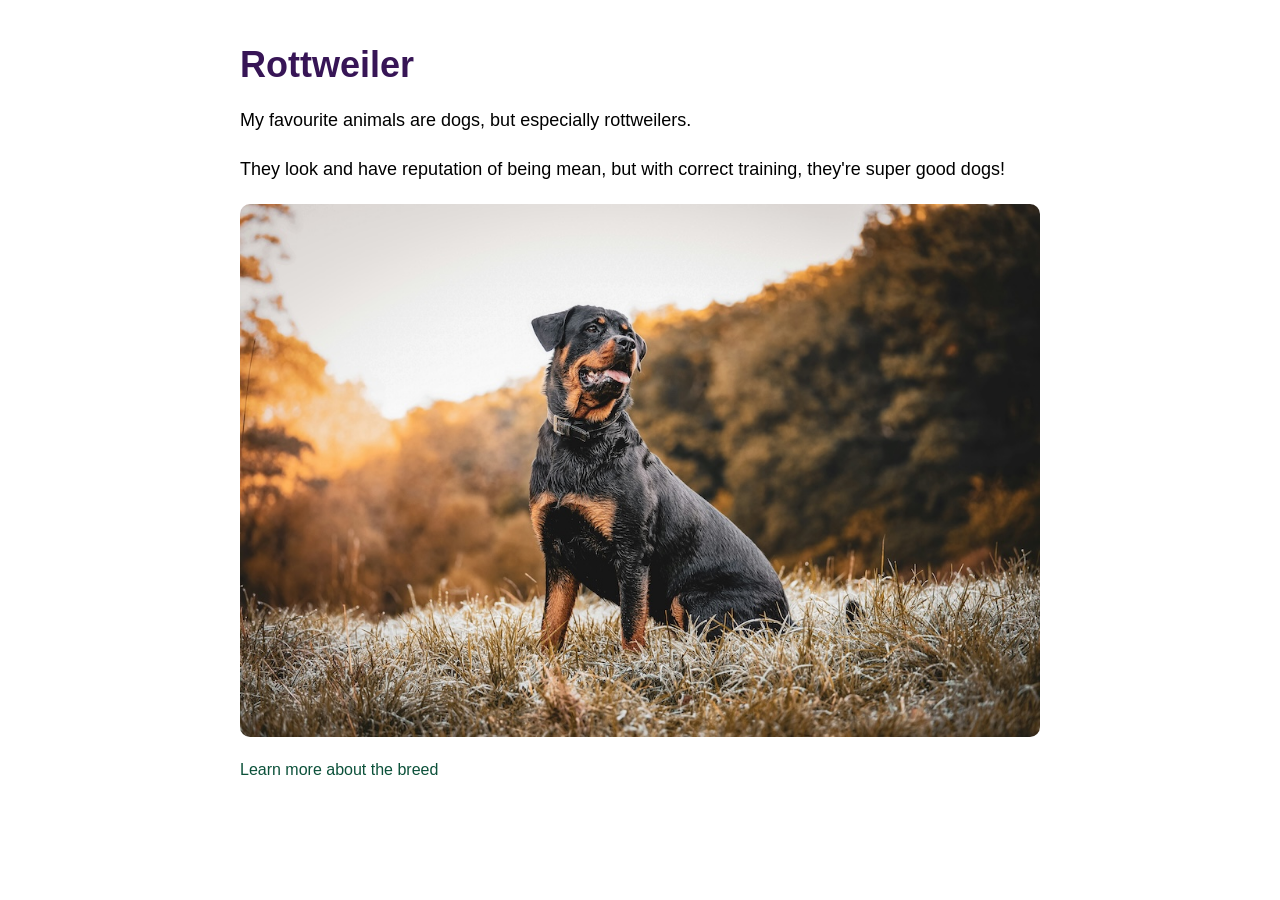
<file: Workshop1/index.html>
<!DOCTYPE html>
<html lang="en">
<head>
    <meta charset="UTF-8">
    <meta name="viewport" content="width=device-width, initial-scale=1.0">
    <title>First exercise</title>
    <link rel="stylesheet" href="styles.css">

</head>

<body>

    <h1>Rottweiler</h1>
    <p>My favourite animals are dogs, but especially rottweilers.</p>
    <p>They look and have reputation of being mean, but with correct training, they're super good dogs!</p>

    <img src="rottweiler.jpg" alt="rottweiler">
    <p></p>

    <a href="https://www.rottweiler.fi/rotu/kuvaus-historia/" target="_blank">
        Learn more about the breed
    </a>

</body>
</html>
</file>
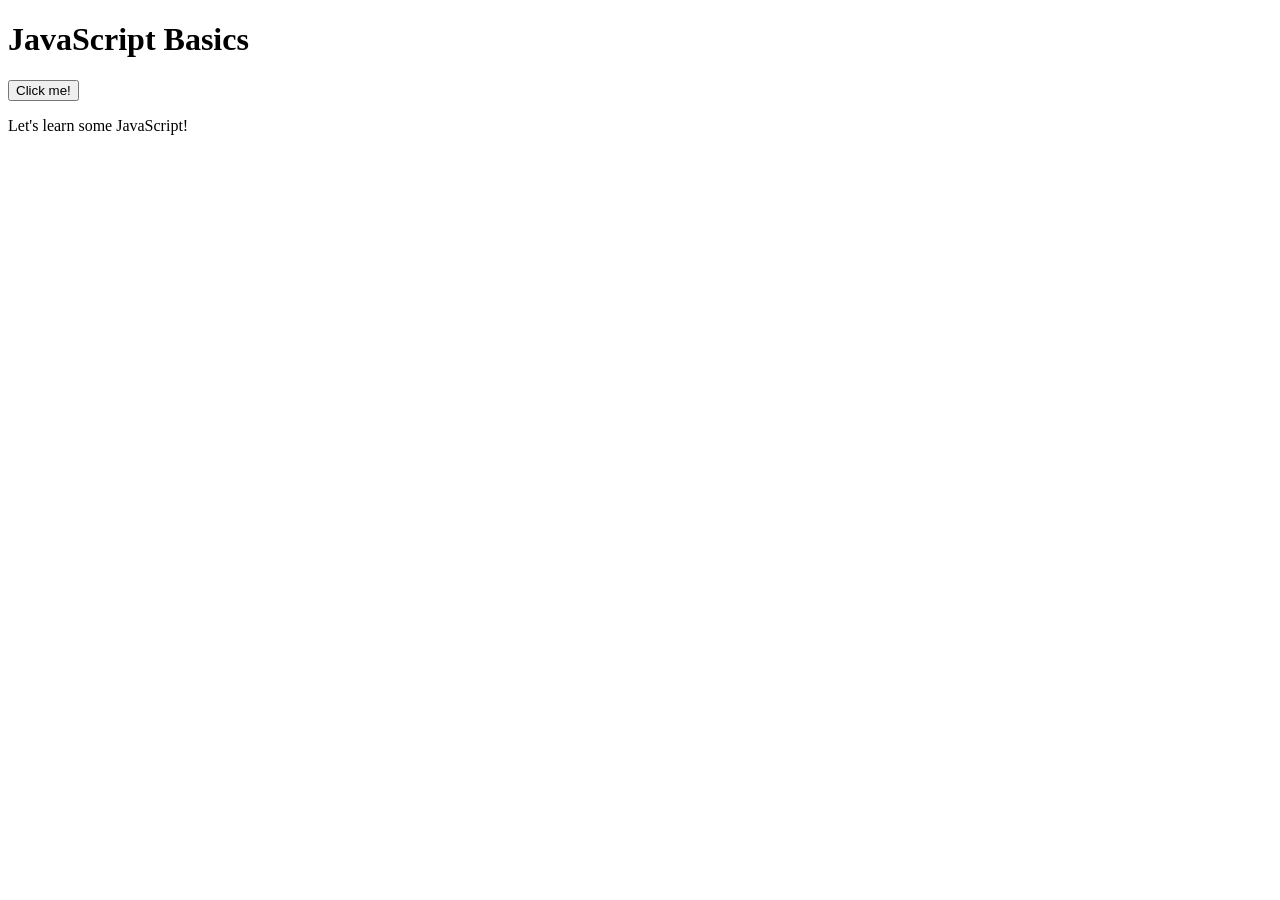
<file: WS02_JS_basics/index.html>
<!DOCTYPE html>
<html lang="en">
    <head>
        <meta charset="UTF-8">
        <meta http-equiv="X-UA-Compatible" content="IE=edge">
        <meta name="viewport" content="width=device-width, initial-scale=1.0">
        <title>JavaScript Basics</title>
    </head>
    <body>

        <h1>JavaScript Basics</h1>
        <button id="myButton">Click me!</button>

        <p>Let's learn some JavaScript!</p>

        <script src="script.js"></script>

    </body>
</html>
</file>
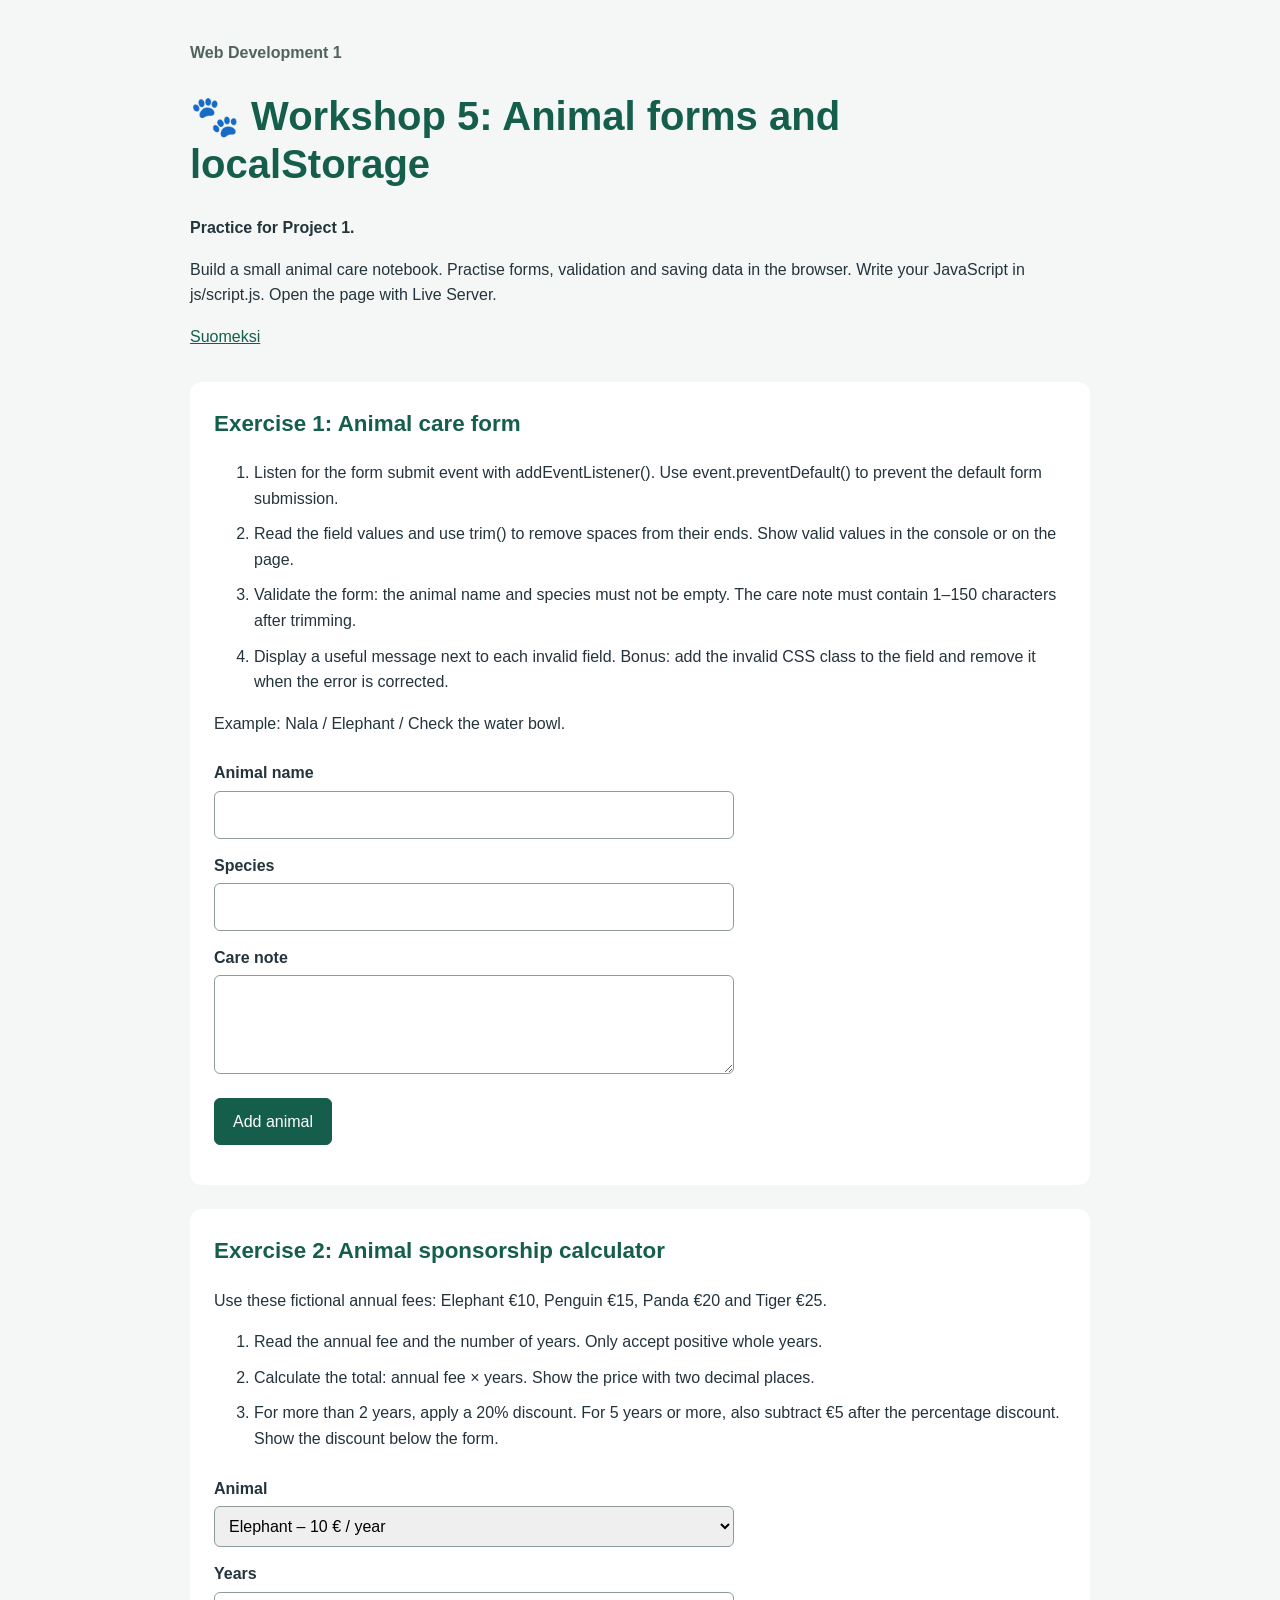
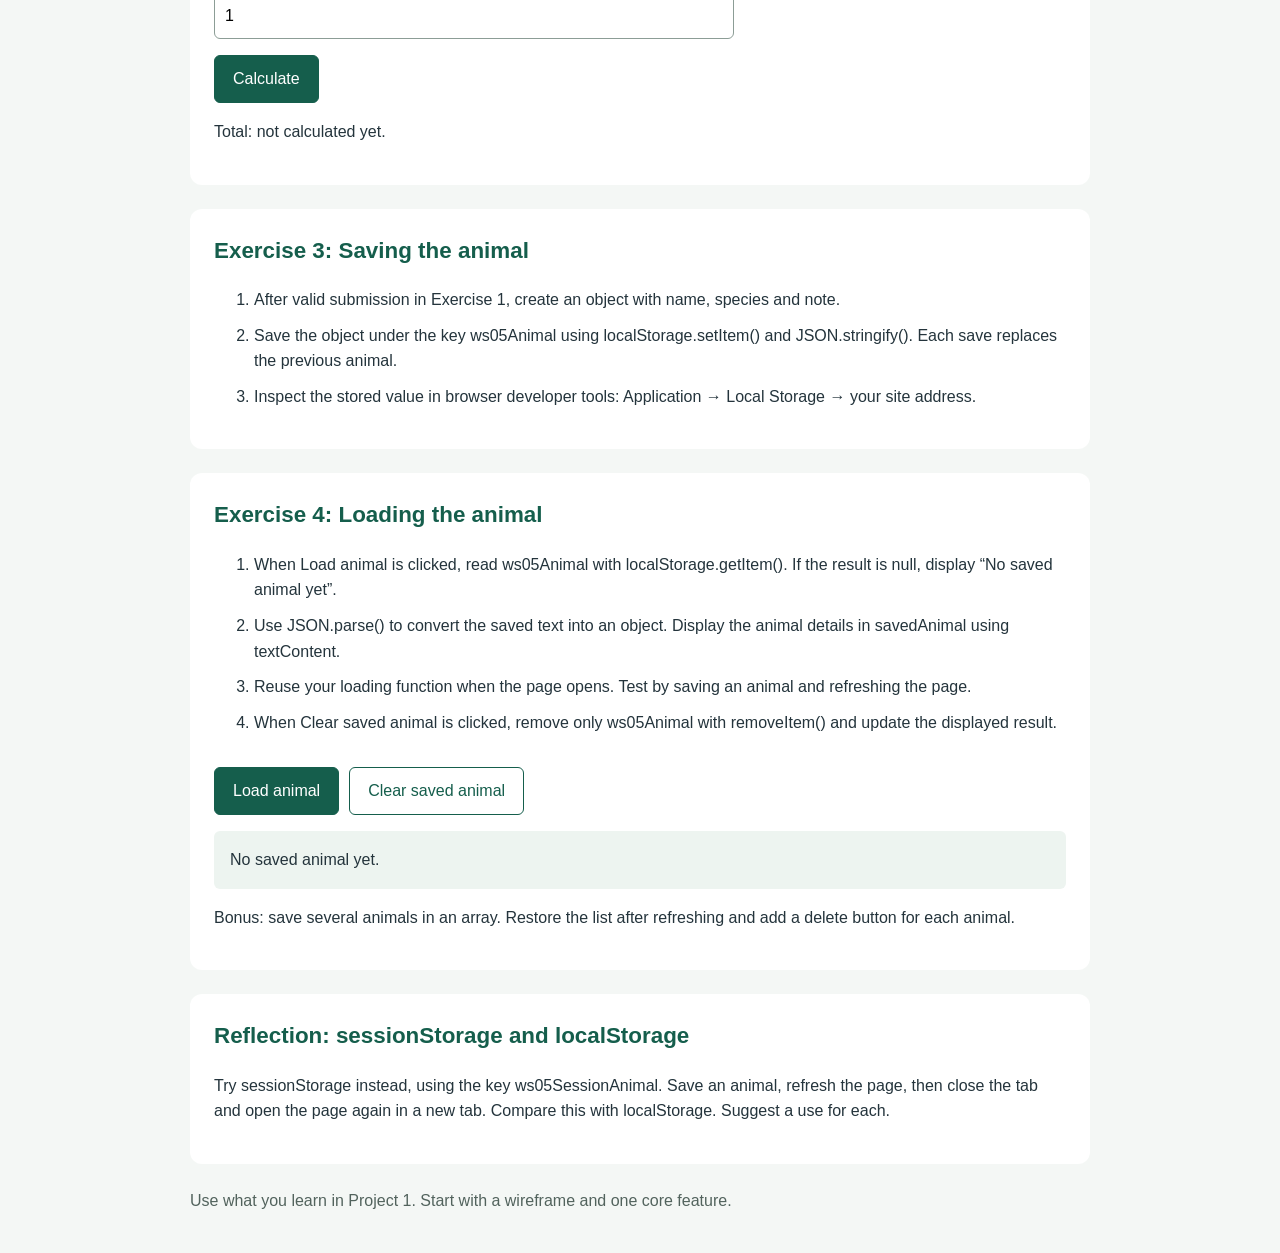
<file: WS05_Forms/index.html>
<!DOCTYPE html>
<html lang="en">
<head>
  <meta charset="UTF-8">
  <meta name="viewport" content="width=device-width, initial-scale=1.0">
  <title>Workshop 5: Animal forms and localStorage</title>
  <link rel="stylesheet" href="css/styles.css">
  <script src="js/script.js" defer></script>
</head>
<body>
<main>
<header>
  <p class="course">Web Development 1</p>
  <h1>🐾 Workshop 5: Animal forms and localStorage</h1>
  <p class="notice">Practice for Project 1.</p>
  <p>Build a small animal care notebook. Practise forms, validation and saving data in the browser. Write your JavaScript in js/script.js. Open the page with Live Server.</p>
  <a href="index-fi.html" lang="fi">Suomeksi</a>
</header>
<section>
  <h2>Exercise 1: Animal care form</h2>
  <ol><li>Listen for the form submit event with addEventListener(). Use event.preventDefault() to prevent the default form submission.</li><li>Read the field values and use trim() to remove spaces from their ends. Show valid values in the console or on the page.</li><li>Validate the form: the animal name and species must not be empty. The care note must contain 1–150 characters after trimming.</li><li>Display a useful message next to each invalid field. Bonus: add the invalid CSS class to the field and remove it when the error is corrected.</li></ol>
  <p>Example: Nala / Elephant / Check the water bowl.</p>
  <!-- novalidate allows students to practise JavaScript validation. -->
  <form id="animalForm" novalidate>
    <label for="animalName">Animal name</label>
    <input id="animalName" name="name" type="text" required aria-describedby="nameError">
    <span id="nameError" class="error" aria-live="polite"></span>
    <label for="animalSpecies">Species</label>
    <input id="animalSpecies" name="species" type="text" required aria-describedby="speciesError">
    <span id="speciesError" class="error" aria-live="polite"></span>
    <label for="careNote">Care note</label>
    <textarea id="careNote" name="note" rows="3" required aria-describedby="noteError"></textarea>
    <span id="noteError" class="error" aria-live="polite"></span>
    <button type="submit">Add animal</button>
  </form>
  <p id="formResult" role="status"></p>
</section>
<section>
  <h2>Exercise 2: Animal sponsorship calculator</h2>
  <p>Use these fictional annual fees: Elephant €10, Penguin €15, Panda €20 and Tiger €25.</p>
  <ol><li>Read the annual fee and the number of years. Only accept positive whole years.</li><li>Calculate the total: annual fee × years. Show the price with two decimal places.</li><li>For more than 2 years, apply a 20% discount. For 5 years or more, also subtract €5 after the percentage discount. Show the discount below the form.</li></ol>
  <form id="sponsorForm">
    <label for="animalType">Animal</label>
    <select id="animalType" name="type"><option value="10">Elephant – 10 € / year</option><option value="15">Penguin – 15 € / year</option><option value="20">Panda – 20 € / year</option><option value="25">Tiger – 25 € / year</option></select>
    <label for="years">Years</label>
    <input id="years" name="years" type="number" min="1" step="1" value="1" required>
    <button type="submit">Calculate</button>
  </form>
  <p id="cost" role="status">Total: not calculated yet.</p>
  <p id="discountMessage" aria-live="polite"></p>
</section>
<section>
  <h2>Exercise 3: Saving the animal</h2>
  <ol><li>After valid submission in Exercise 1, create an object with name, species and note.</li><li>Save the object under the key ws05Animal using localStorage.setItem() and JSON.stringify(). Each save replaces the previous animal.</li><li>Inspect the stored value in browser developer tools: Application → Local Storage → your site address.</li></ol>
</section>
<section>
  <h2>Exercise 4: Loading the animal</h2>
  <ol><li>When Load animal is clicked, read ws05Animal with localStorage.getItem(). If the result is null, display “No saved animal yet”.</li><li>Use JSON.parse() to convert the saved text into an object. Display the animal details in savedAnimal using textContent.</li><li>Reuse your loading function when the page opens. Test by saving an animal and refreshing the page.</li><li>When Clear saved animal is clicked, remove only ws05Animal with removeItem() and update the displayed result.</li></ol>
  <div class="actions">
    <button type="button" id="loadAnimal">Load animal</button>
    <button type="button" id="clearAnimal" class="secondary">Clear saved animal</button>
  </div>
  <p id="savedAnimal" class="saved" role="status">Saved animal details will appear here.</p>
  <p>Bonus: save several animals in an array. Restore the list after refreshing and add a delete button for each animal.</p>
</section>
<section>
  <h2>Reflection: sessionStorage and localStorage</h2>
  <p>Try sessionStorage instead, using the key ws05SessionAnimal. Save an animal, refresh the page, then close the tab and open the page again in a new tab. Compare this with localStorage. Suggest a use for each.</p>
</section>
<footer><p>Use what you learn in Project 1. Start with a wireframe and one core feature.</p></footer>
</main>
</body>
</html>
</file>
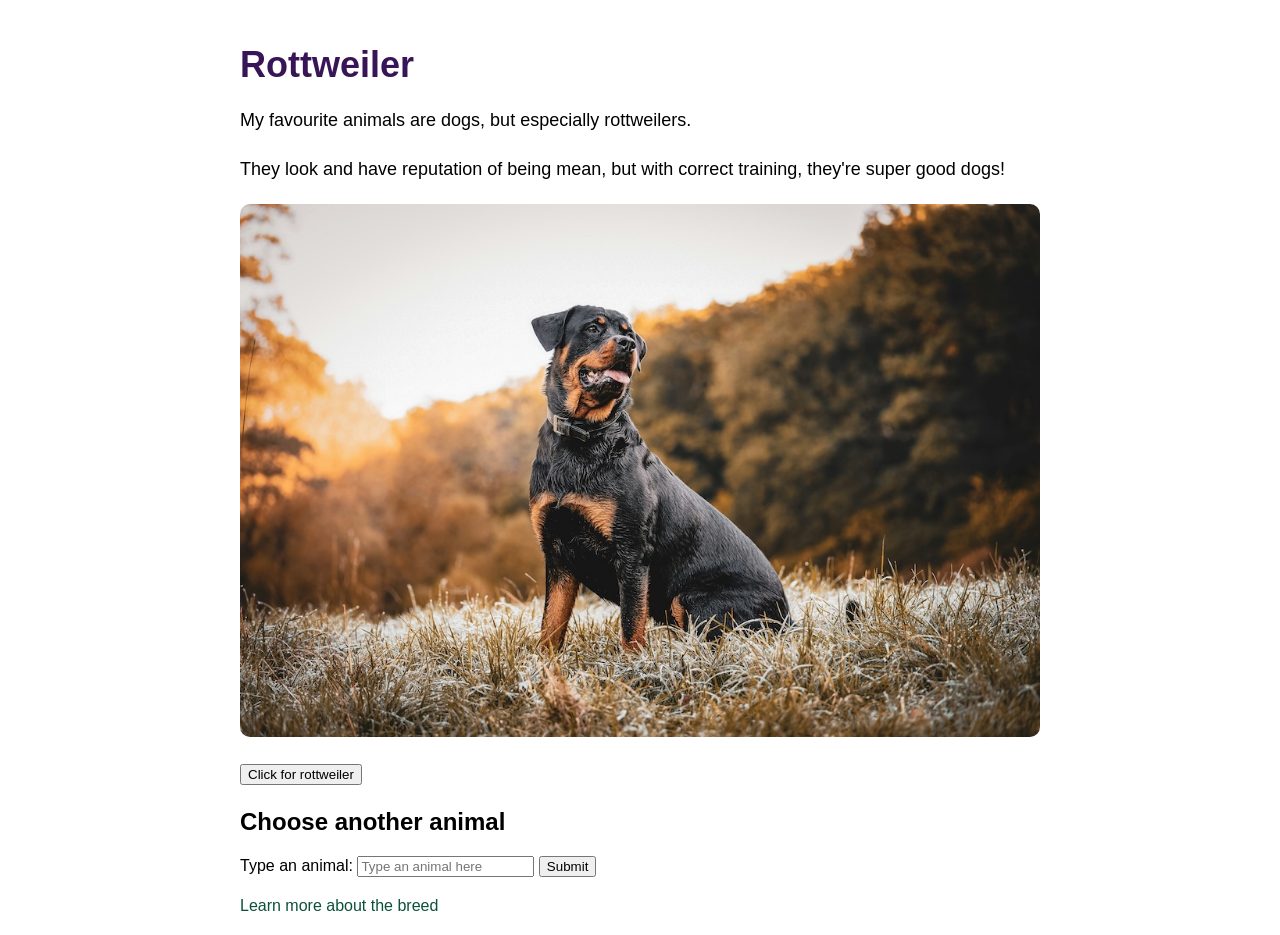
<file: WS3 tuntiharjoitus/index.html>
<!DOCTYPE html>
<html lang="en">
<head>
    <meta charset="UTF-8">
    <meta name="viewport" content="width=device-width, initial-scale=1.0">
    <title>First exercise</title>
    <link rel="stylesheet" href="styles.css">
    <script src="animal.js" defer></script>
</head>

<body>

    <h1 id="animalTitle">Rottweiler</h1>
    
    <p>My favourite animals are dogs, but especially rottweilers.</p>
    <p>They look and have reputation of being mean, but with correct training, they're super good dogs!</p>

    <img src="rottweiler.jpg" alt="rottweiler">
    <p><button id="animalButton">Click for rottweiler </button></p>

    <h2>Choose another animal</h2>
    <!-- <input id="animalInput" type="text" placeholder="Type an animal name"> -->

    <form id="animalForm">
        <label for="animalInput">Type an animal:</label>
        <input id="animalInput" type="text" placeholder="Type an animal here">
        <button type="submit">Submit</button>
    </form>

    <p id="animalOutput"></p>

    <a href="https://www.rottweiler.fi/rotu/kuvaus-historia/" target="_blank">
        Learn more about the breed
    </a>

</body>
</html>
</file>
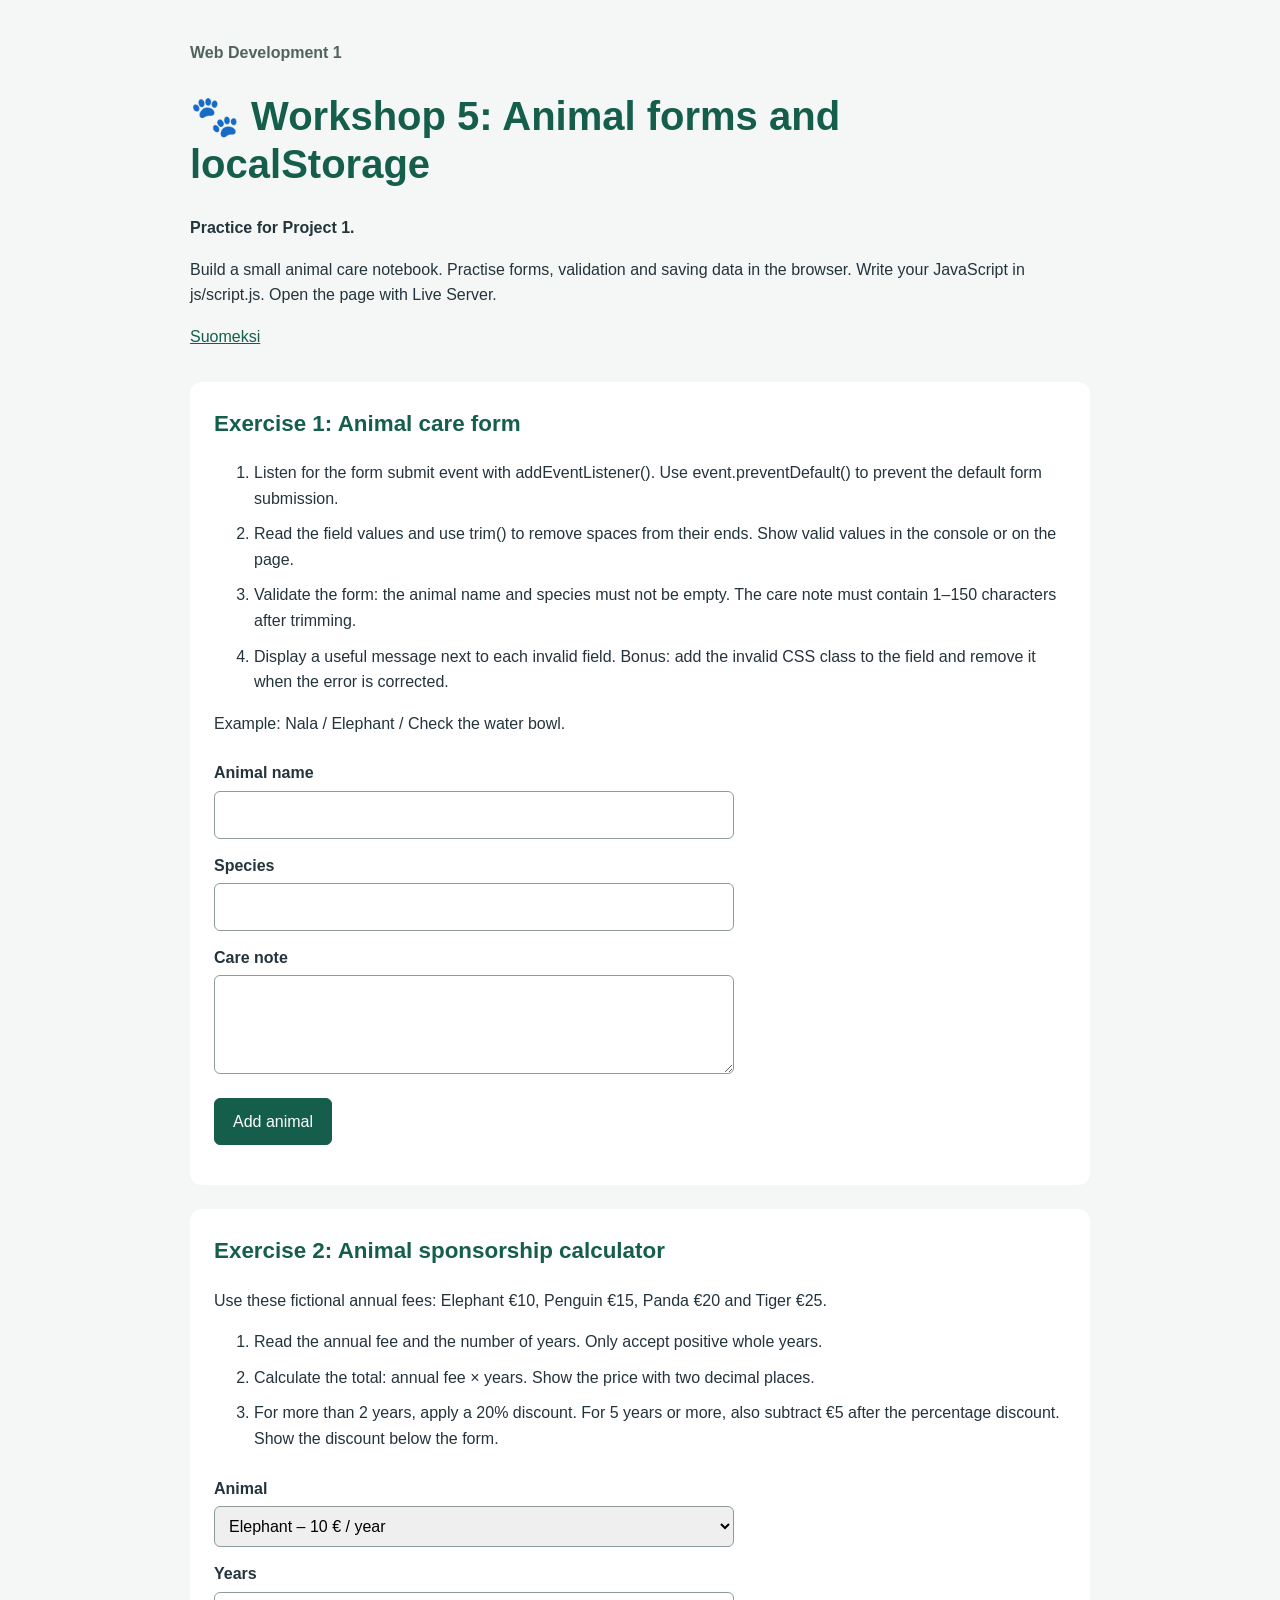
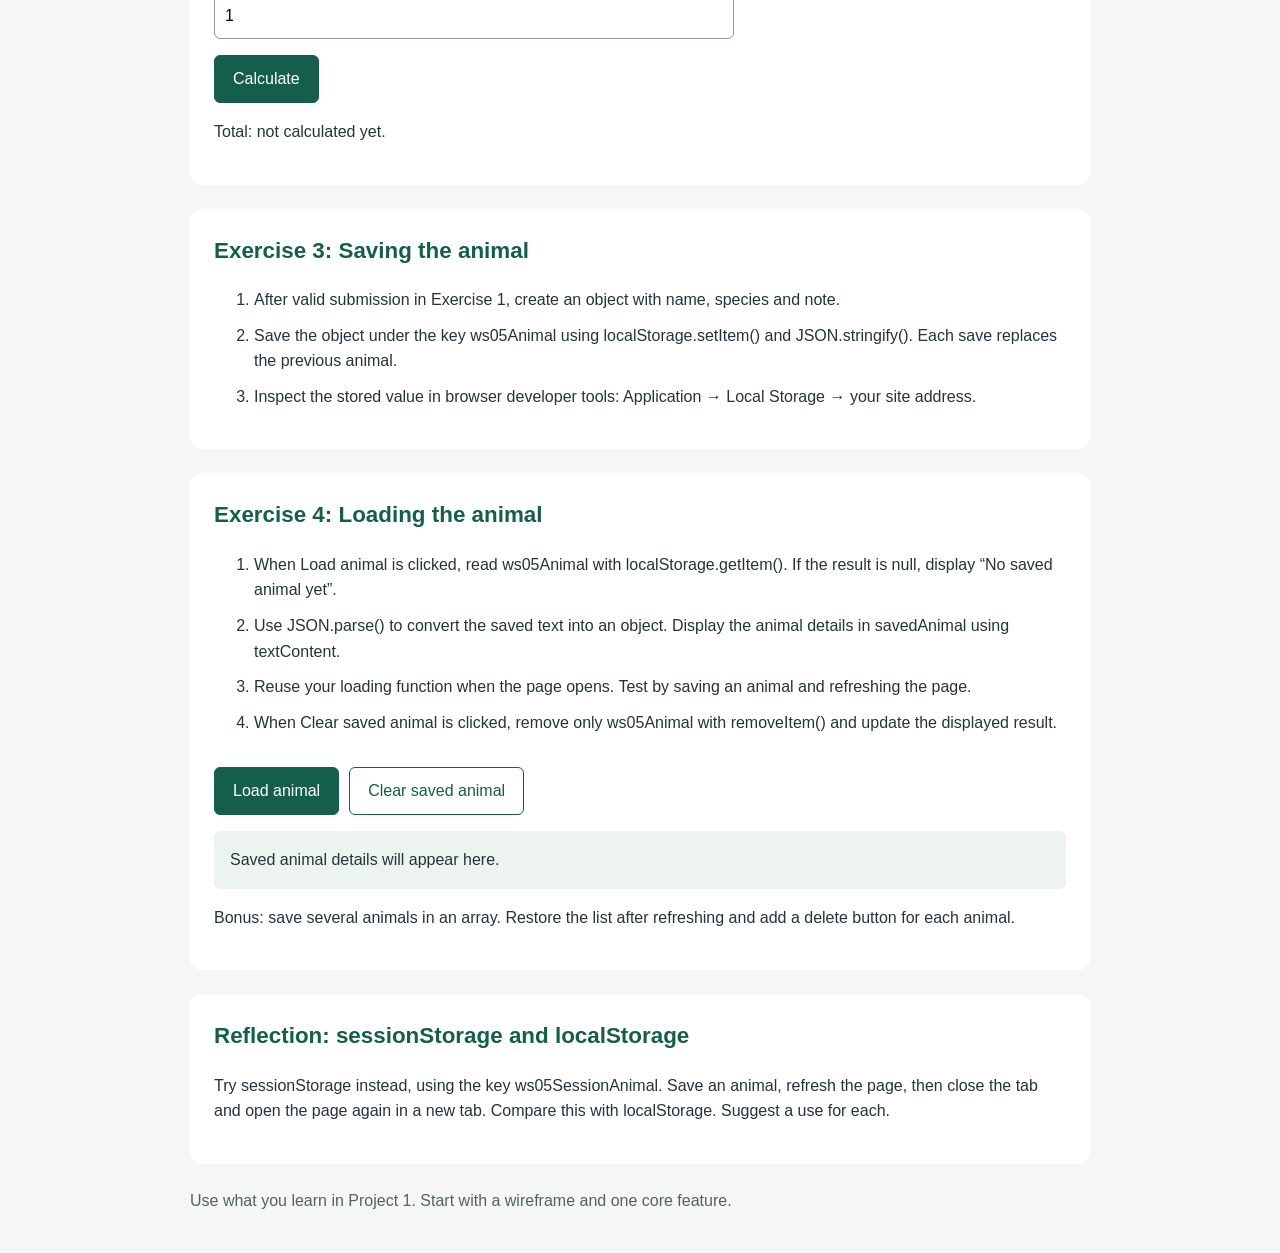
<file: WS05_Forms_Localstorage/Workshop05/index.html>
<!DOCTYPE html>
<html lang="en">
<head>
  <meta charset="UTF-8">
  <meta name="viewport" content="width=device-width, initial-scale=1.0">
  <title>Workshop 5: Animal forms and localStorage</title>
  <link rel="stylesheet" href="css/styles.css">
  <script src="js/script.js" defer></script>
</head>
<body>
<main>
<header>
  <p class="course">Web Development 1</p>
  <h1>🐾 Workshop 5: Animal forms and localStorage</h1>
  <p class="notice">Practice for Project 1.</p>
  <p>Build a small animal care notebook. Practise forms, validation and saving data in the browser. Write your JavaScript in js/script.js. Open the page with Live Server.</p>
  <a href="index-fi.html" lang="fi">Suomeksi</a>
</header>
<section>
  <h2>Exercise 1: Animal care form</h2>
  <ol><li>Listen for the form submit event with addEventListener(). Use event.preventDefault() to prevent the default form submission.</li><li>Read the field values and use trim() to remove spaces from their ends. Show valid values in the console or on the page.</li><li>Validate the form: the animal name and species must not be empty. The care note must contain 1–150 characters after trimming.</li><li>Display a useful message next to each invalid field. Bonus: add the invalid CSS class to the field and remove it when the error is corrected.</li></ol>
  <p>Example: Nala / Elephant / Check the water bowl.</p>
  <!-- novalidate allows students to practise JavaScript validation. -->
  <form id="animalForm" novalidate>
    <label for="animalName">Animal name</label>
    <input id="animalName" name="name" type="text" required aria-describedby="nameError">
    <span id="nameError" class="error" aria-live="polite"></span>
    <label for="animalSpecies">Species</label>
    <input id="animalSpecies" name="species" type="text" required aria-describedby="speciesError">
    <span id="speciesError" class="error" aria-live="polite"></span>
    <label for="careNote">Care note</label>
    <textarea id="careNote" name="note" rows="3" required aria-describedby="noteError"></textarea>
    <span id="noteError" class="error" aria-live="polite"></span>
    <button type="submit">Add animal</button>
  </form>
  <p id="formResult" role="status"></p>
</section>
<section>
  <h2>Exercise 2: Animal sponsorship calculator</h2>
  <p>Use these fictional annual fees: Elephant €10, Penguin €15, Panda €20 and Tiger €25.</p>
  <ol><li>Read the annual fee and the number of years. Only accept positive whole years.</li><li>Calculate the total: annual fee × years. Show the price with two decimal places.</li><li>For more than 2 years, apply a 20% discount. For 5 years or more, also subtract €5 after the percentage discount. Show the discount below the form.</li></ol>
  <form id="sponsorForm">
    <label for="animalType">Animal</label>
    <select id="animalType" name="type"><option value="10">Elephant – 10 € / year</option><option value="15">Penguin – 15 € / year</option><option value="20">Panda – 20 € / year</option><option value="25">Tiger – 25 € / year</option></select>
    <label for="years">Years</label>
    <input id="years" name="years" type="number" min="1" step="1" value="1" required>
    <button type="submit">Calculate</button>
  </form>
  <p id="cost" role="status">Total: not calculated yet.</p>
  <p id="discountMessage" aria-live="polite"></p>
</section>
<section>
  <h2>Exercise 3: Saving the animal</h2>
  <ol><li>After valid submission in Exercise 1, create an object with name, species and note.</li><li>Save the object under the key ws05Animal using localStorage.setItem() and JSON.stringify(). Each save replaces the previous animal.</li><li>Inspect the stored value in browser developer tools: Application → Local Storage → your site address.</li></ol>
</section>
<section>
  <h2>Exercise 4: Loading the animal</h2>
  <ol><li>When Load animal is clicked, read ws05Animal with localStorage.getItem(). If the result is null, display “No saved animal yet”.</li><li>Use JSON.parse() to convert the saved text into an object. Display the animal details in savedAnimal using textContent.</li><li>Reuse your loading function when the page opens. Test by saving an animal and refreshing the page.</li><li>When Clear saved animal is clicked, remove only ws05Animal with removeItem() and update the displayed result.</li></ol>
  <div class="actions">
    <button type="button" id="loadAnimal">Load animal</button>
    <button type="button" id="clearAnimal" class="secondary">Clear saved animal</button>
  </div>
  <p id="savedAnimal" class="saved" role="status">Saved animal details will appear here.</p>
  <p>Bonus: save several animals in an array. Restore the list after refreshing and add a delete button for each animal.</p>
</section>
<section>
  <h2>Reflection: sessionStorage and localStorage</h2>
  <p>Try sessionStorage instead, using the key ws05SessionAnimal. Save an animal, refresh the page, then close the tab and open the page again in a new tab. Compare this with localStorage. Suggest a use for each.</p>
</section>
<footer><p>Use what you learn in Project 1. Start with a wireframe and one core feature.</p></footer>
</main>
</body>
</html>
</file>
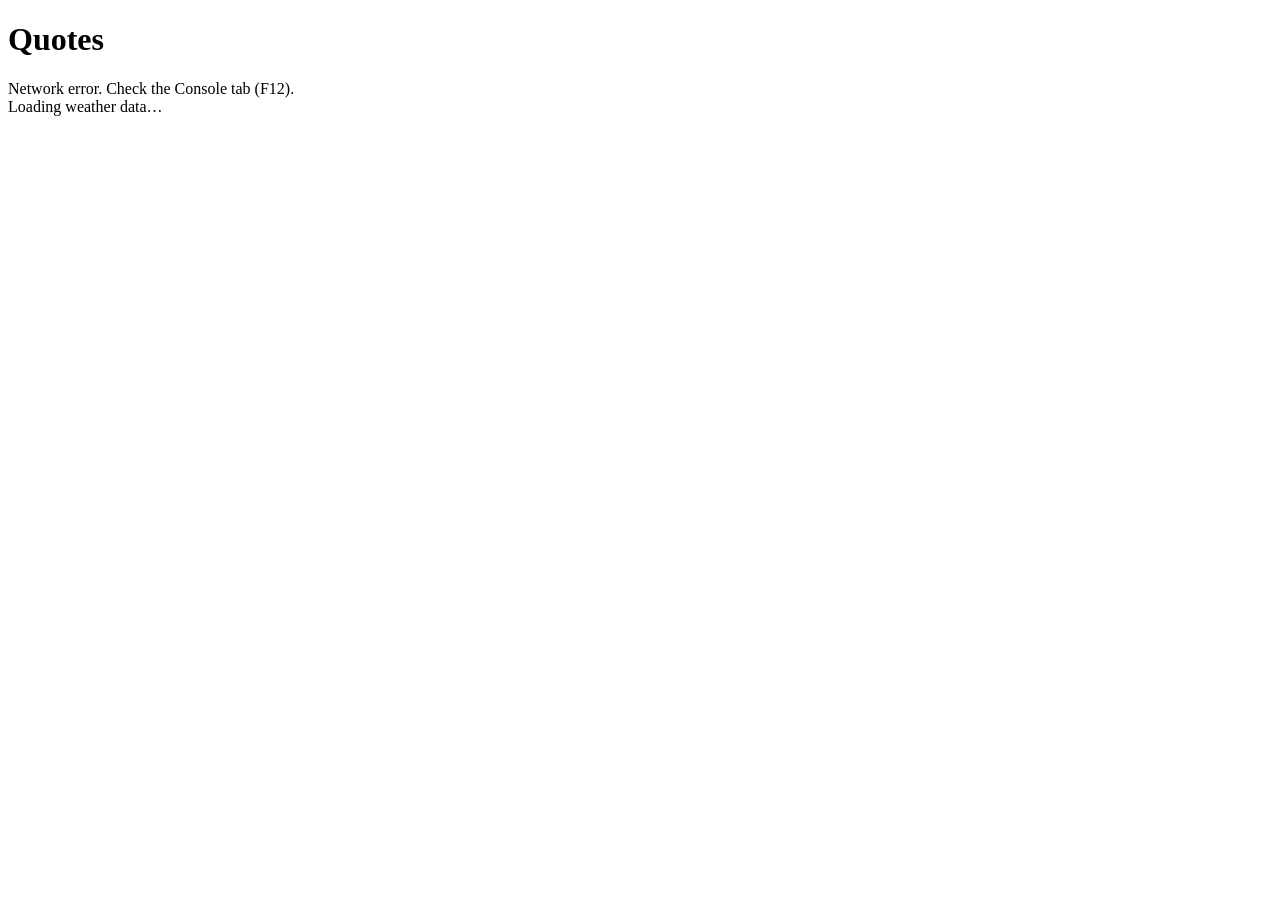
<file: WS07_AJAX/class_exercise/index.html>
<!DOCTYPE html>
<html lang="en">

<head>
    <meta charset="UTF-8">
    <title>Quotes</title>
</head>

<body>
    <h1>Quotes</h1>
    <div id="Quotes"></div>
    <div id="weatherdata">Loading weather data…</div>
    
    <div id="weatherdata">Loading weather data…</div>
    <script src="ajaxdemo-weathermap-funktiot.js"></script>

</body>



</html>
</file>
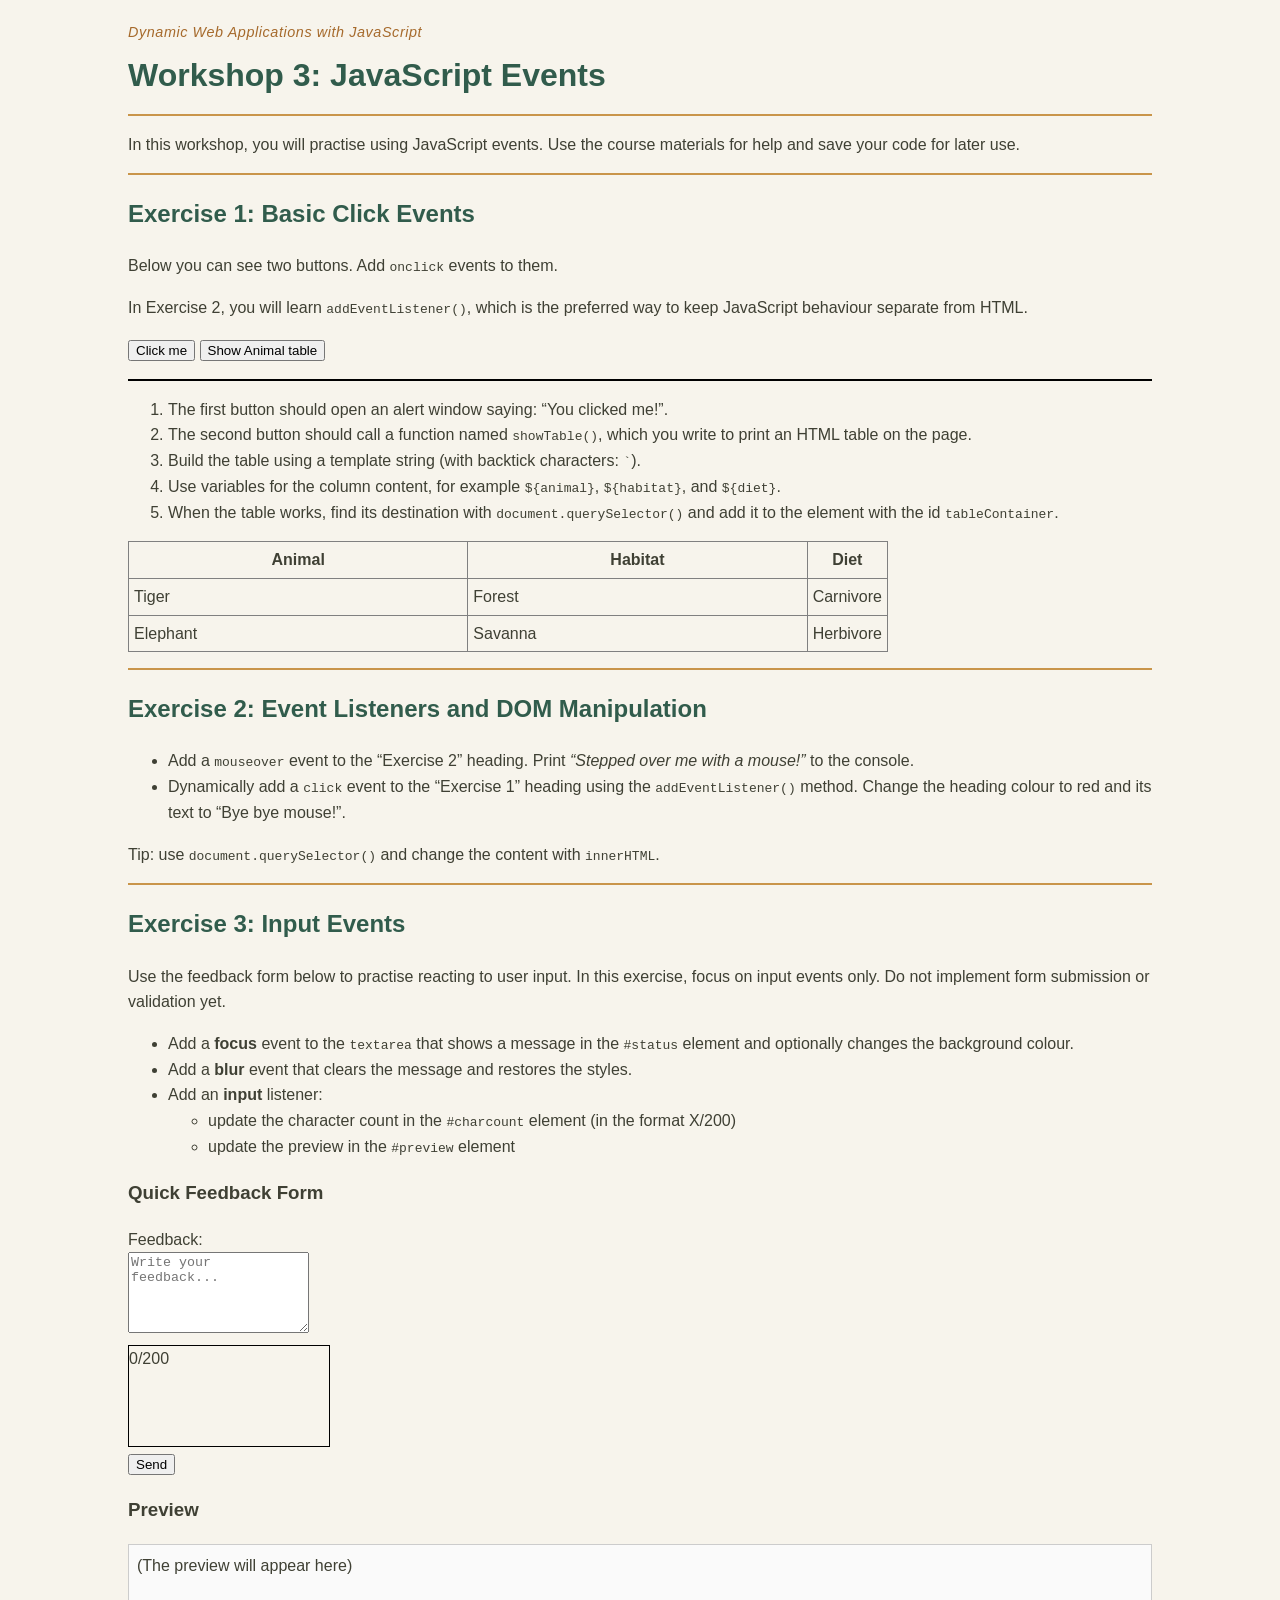
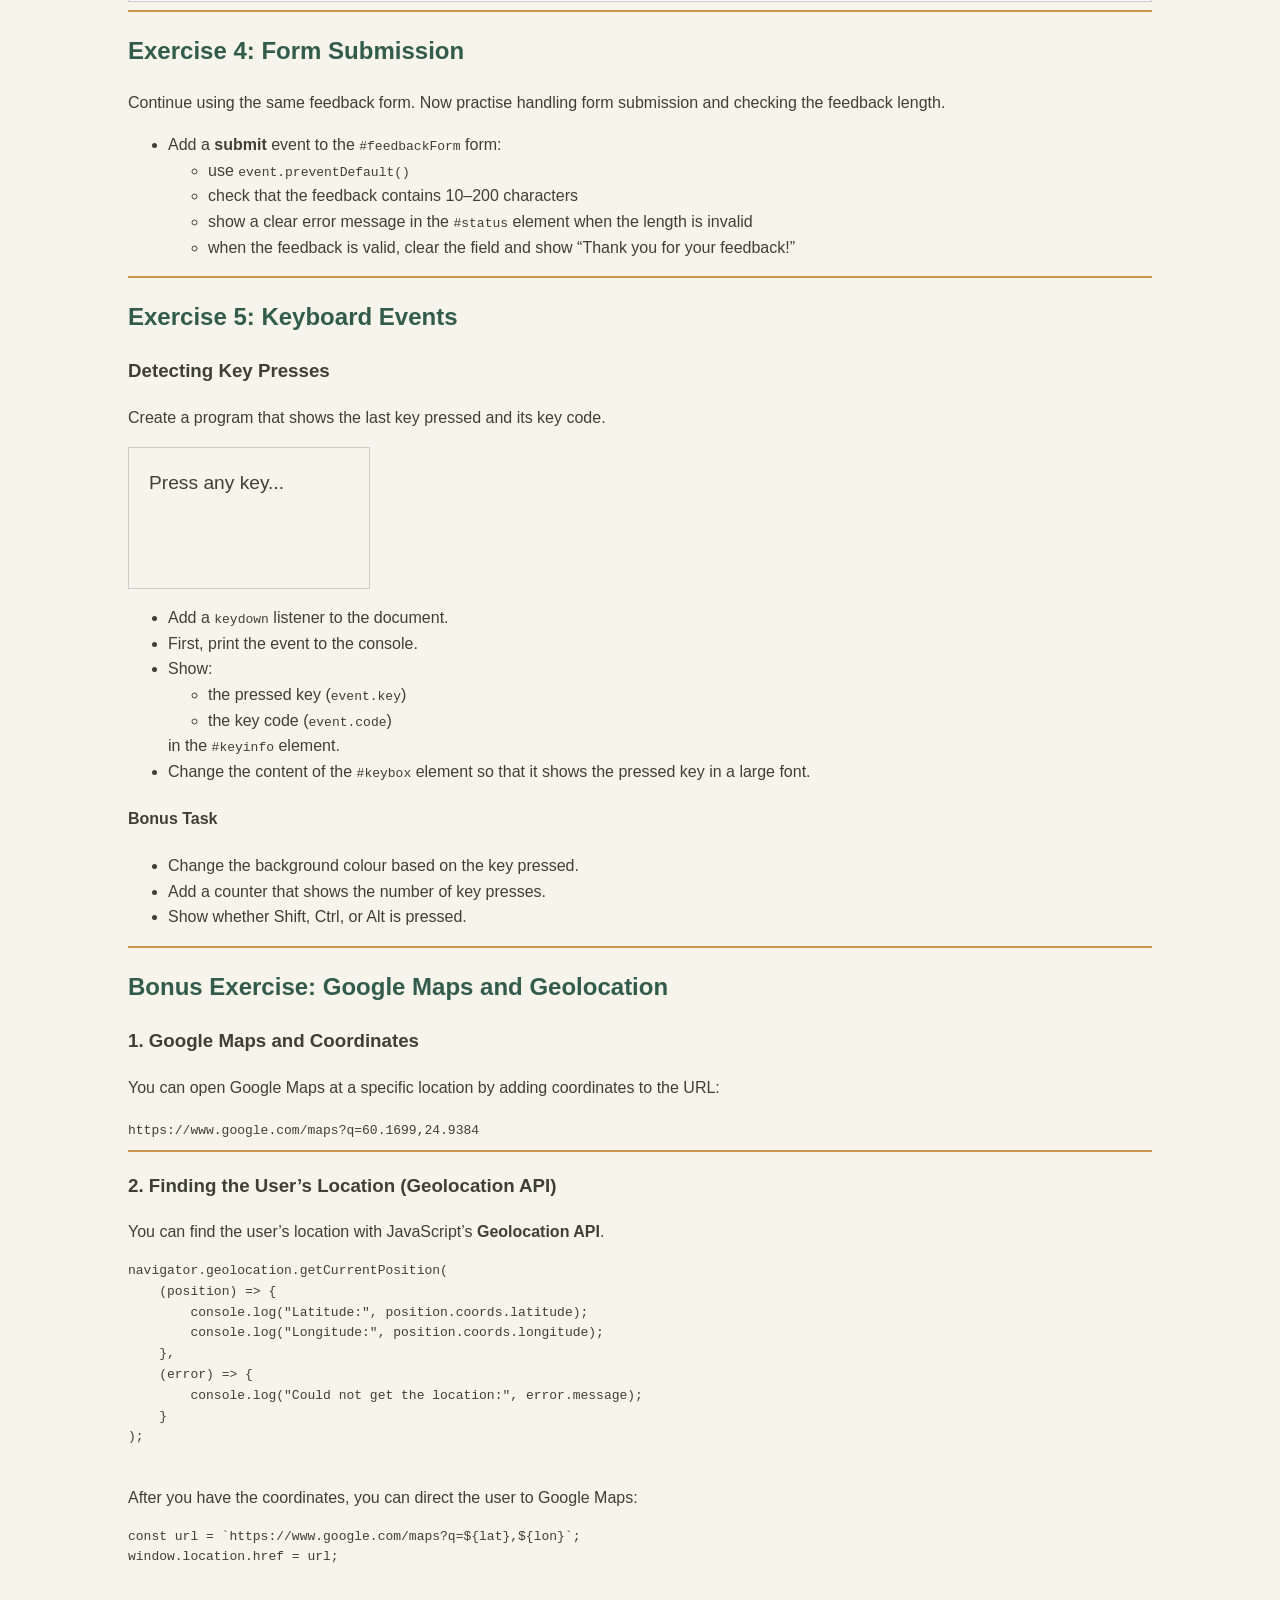
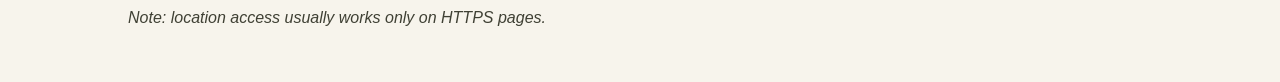
<file: WS03_JS_events/Workshop03.html>
<!DOCTYPE html>
<html lang="en">
<head>
    <meta charset="utf-8">
    <title>Workshop 3</title>
    <link rel="stylesheet" href="css/styles.css">
    <script src="js/script.js" defer></script>
</head>

<body class="ws3">
    <h1>Workshop 3: JavaScript Events</h1>
    <hr>
    <p>
        In this workshop, you will practise using JavaScript events.
        Use the course materials for help and save your code for later use.
    </p>
    <hr>

    <!-- Exercise 1 -->
    <h2 id="Ex1">Exercise 1: Basic Click Events</h2>
    <p>Below you can see two buttons. Add <code>onclick</code> events to them.</p>
    <p>In Exercise 2, you will learn <code>addEventListener()</code>, which is the preferred way to keep JavaScript behaviour separate from HTML.</p>

    <p>
        <button id="clickButton">Click me</button>
        <button id="showTableButton">Show Animal table</button>
    </p>

    <div id="tableContainer"></div>

    <ol>
        <li>The first button should open an alert window saying: “You clicked me!”.</li>
        <li>The second button should call a function named <code>showTable()</code>, which you write to print an HTML table on the page.</li>
        <li>Build the table using a template string (with backtick characters: <code>`</code>).</li>
        <li>Use variables for the column content, for example <code>${animal}</code>, <code>${habitat}</code>, and <code>${diet}</code>.</li>
        <li>When the table works, find its destination with <code>document.querySelector()</code> and add it to the element with the id <code>tableContainer</code>.</li>
    </ol>

    <table id="animalTable" class="display">
        <thead>
            <tr>
                <th>Animal</th>
                <th>Habitat</th>
                <th>Diet</th>
            </tr>
        </thead>
        <tbody>
            <tr>
                <td>Tiger</td>
                <td>Forest</td>
                <td>Carnivore</td>
            </tr>
            <tr>
                <td>Elephant</td>
                <td>Savanna</td>
                <td>Herbivore</td>
            </tr>
        </tbody>
    </table>

    <hr>

    <!-- Exercise 2 -->
    <h2 id="Ex2">Exercise 2: Event Listeners and DOM Manipulation</h2>
    <ul>
        <li>Add a <code>mouseover</code> event to the “Exercise 2” heading. Print <em>“Stepped over me with a mouse!”</em> to the console.</li>
        <li>Dynamically add a <code>click</code> event to the “Exercise 1” heading using the <code>addEventListener()</code> method. Change the heading colour to red and its text to “Bye bye mouse!”.</li>
    </ul>
    <p>Tip: use <code>document.querySelector()</code> and change the content with <code>innerHTML</code>.</p>

    <hr>

    <!-- Exercise 3 -->
    <h2>Exercise 3: Input Events</h2>
    <p>
        Use the feedback form below to practise reacting to user input.
        In this exercise, focus on input events only. Do not implement form submission or validation yet.
    </p>

    <ul>
        <li>Add a <strong>focus</strong> event to the <code>textarea</code> that shows a message in the <code>#status</code> element and optionally changes the background colour.</li>
        <li>Add a <strong>blur</strong> event that clears the message and restores the styles.</li>
        <li>Add an <strong>input</strong> listener:
            <ul>
                <li>update the character count in the <code>#charcount</code> element (in the format X/200)</li>
                <li>update the preview in the <code>#preview</code> element</li>
            </ul>
        </li>
    </ul>

    <h3>Quick Feedback Form</h3>

    <form id="feedbackForm" novalidate>
        <label for="feedback">Feedback:</label><br>
        <textarea id="feedback" placeholder="Write your feedback..." rows="5"></textarea><br>

        <div style="margin: 4px 0;">
            <span id="charcount">0/200</span>
            <span id="status" aria-live="polite" style="margin-left: 8px; color: #666;"></span>
        </div>

        <button id="sendBtn" type="submit">Send</button>
    </form>

    <h3>Preview</h3>
    <div id="preview" style="border: 1px solid #ccc; padding: 8px; min-height: 40px; background: #fafafa;">
        (The preview will appear here)
    </div>

    <hr>

    <!-- Exercise 4 -->
    <h2>Exercise 4: Form Submission</h2>
    <p>
        Continue using the same feedback form. Now practise handling form submission and checking the feedback length.
    </p>

    <ul>
        <li>Add a <strong>submit</strong> event to the <code>#feedbackForm</code> form:
            <ul>
                <li>use <code>event.preventDefault()</code></li>
                <li>check that the feedback contains 10–200 characters</li>
                <li>show a clear error message in the <code>#status</code> element when the length is invalid</li>
                <li>when the feedback is valid, clear the field and show “Thank you for your feedback!”</li>
            </ul>
        </li>
    </ul>

    <hr>

    <!-- Exercise 5 -->
    <h2>Exercise 5: Keyboard Events</h2>

    <h3>Detecting Key Presses</h3>

    <p>
        Create a program that shows the last key pressed and its key code.
    </p>

    <div id="keybox" style="padding: 20px; border: 1px solid #ccc; font-size: 1.2em;">
        Press any key...
    </div>

    <p id="keyinfo"></p>

    <ul>
        <li>Add a <code>keydown</code> listener to the document.</li>
        <li>First, print the event to the console.</li>
        <li>Show:
            <ul>
                <li>the pressed key (<code>event.key</code>)</li>
                <li>the key code (<code>event.code</code>)</li>
            </ul>
            in the <code>#keyinfo</code> element.
        </li>
        <li>
            Change the content of the <code>#keybox</code> element so that it shows the pressed key in a large font.
        </li>
    </ul>

    <h4>Bonus Task</h4>
    <ul>
        <li>Change the background colour based on the key pressed.</li>
        <li>Add a counter that shows the number of key presses.</li>
        <li>Show whether Shift, Ctrl, or Alt is pressed.</li>
    </ul>

    <hr>

    <!-- Bonus Exercise -->
    <h2>Bonus Exercise: Google Maps and Geolocation</h2>

    <h3>1. Google Maps and Coordinates</h3>
    <p>
        You can open Google Maps at a specific location by adding coordinates to the URL:
    </p>
    <code>https://www.google.com/maps?q=60.1699,24.9384</code>

    <hr>

    <h3>2. Finding the User’s Location (Geolocation API)</h3>
    <p>
        You can find the user’s location with JavaScript’s <strong>Geolocation API</strong>.
    </p>

    <pre>
navigator.geolocation.getCurrentPosition(
    (position) => {
        console.log("Latitude:", position.coords.latitude);
        console.log("Longitude:", position.coords.longitude);
    },
    (error) => {
        console.log("Could not get the location:", error.message);
    }
);
    </pre>

    <p>After you have the coordinates, you can direct the user to Google Maps:</p>

    <pre>
const url = `https://www.google.com/maps?q=${lat},${lon}`;
window.location.href = url;
    </pre>

    <p><em>Note: location access usually works only on HTTPS pages.</em></p>

</body>
</html>
</file>
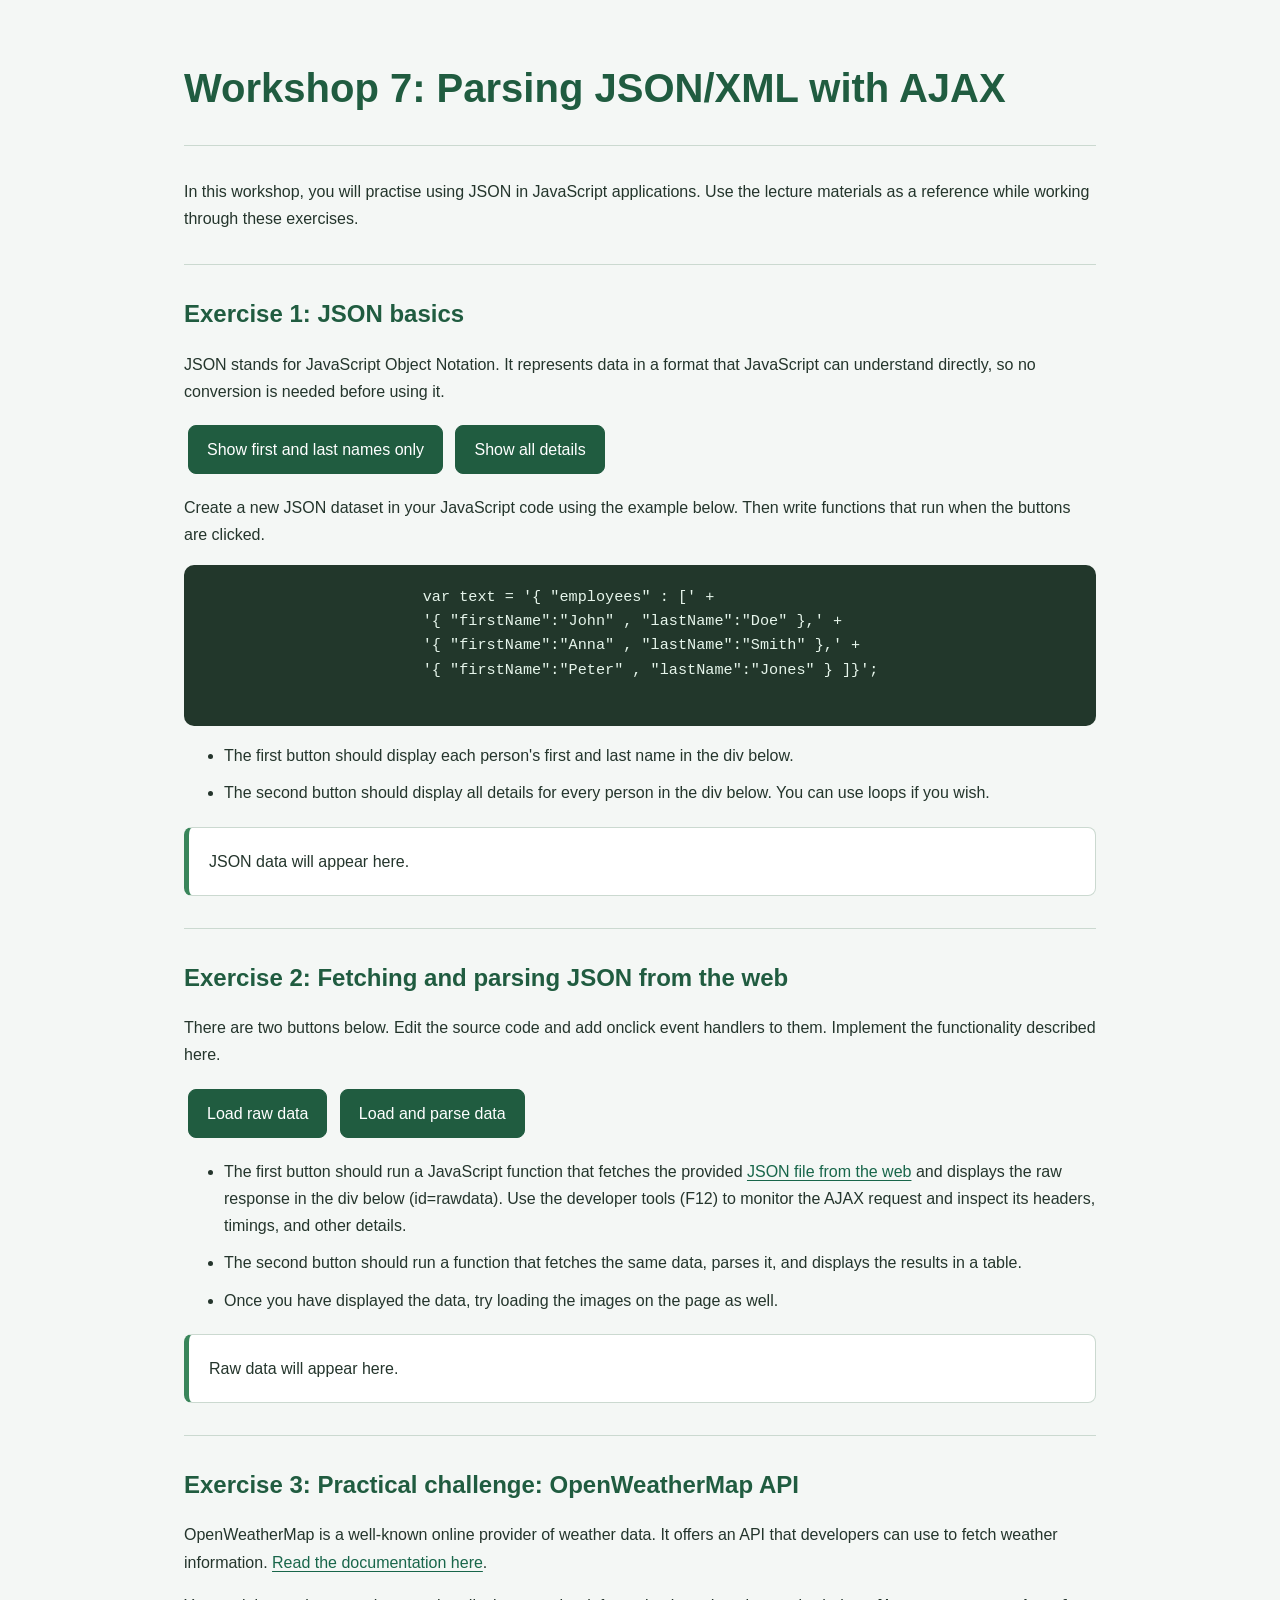
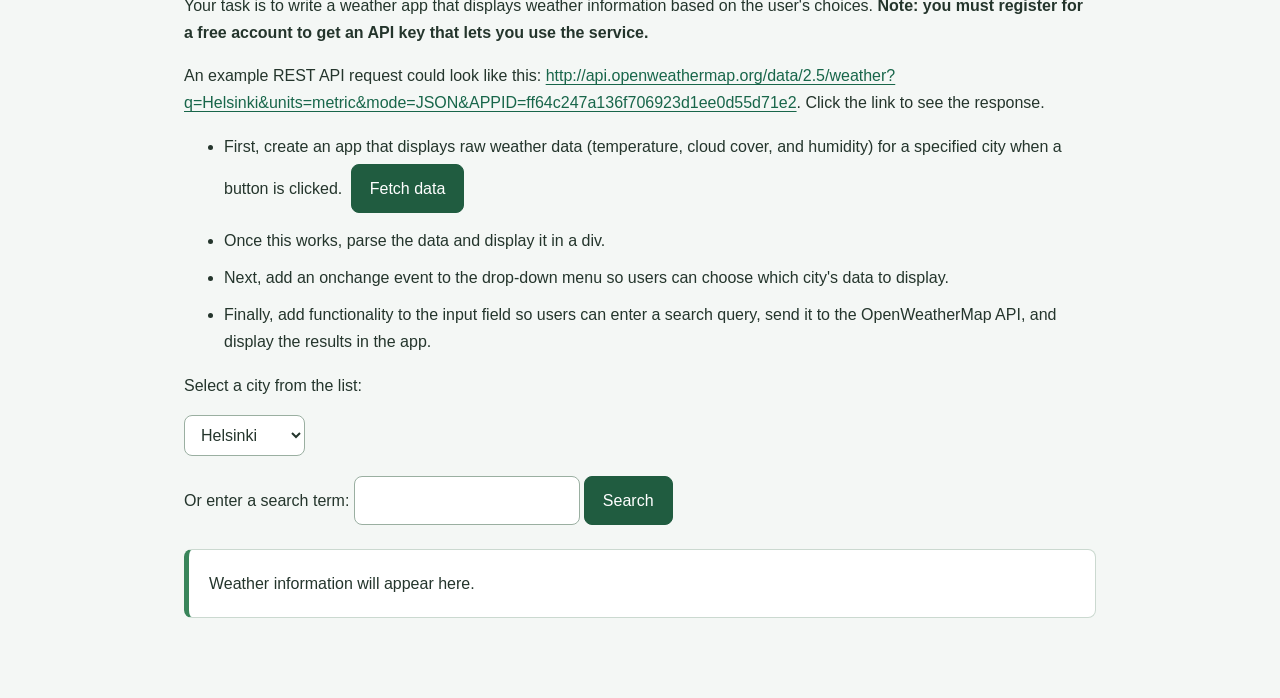
<file: WS07_AJAX/Workshop07_ENG.html>
<!DOCTYPE html>
<html lang="en">

<head>
	<meta charset="utf-8">
	<title>Workshop 7</title>
	<link rel="stylesheet" href="css/styles.css">
	<meta name="viewport" content="width=device-width, initial-scale=1">
</head>

<body class="ws8">
	<h1>Workshop 7: Parsing JSON/XML with AJAX</h1>
	<hr />
	<p>In this workshop, you will practise using JSON in JavaScript applications. Use the lecture materials as a
		reference while working through these exercises.</p>

	<hr />
	<h2>Exercise 1: JSON basics</h2>
	<p>JSON stands for JavaScript Object Notation. It represents data in a format that JavaScript can understand
		directly, so no conversion is needed before using it.</p>
	<p>
		<button>Show first and last names only</button>
		<button>Show all details</button>
	</p>
	<p>Create a new JSON dataset in your JavaScript code using the example below. Then write functions that run when
		the buttons are clicked.</p>

	<pre>
			var text = '{ "employees" : [' +
			'{ "firstName":"John" , "lastName":"Doe" },' +
			'{ "firstName":"Anna" , "lastName":"Smith" },' +
			'{ "firstName":"Peter" , "lastName":"Jones" } ]}';
		</pre>
	<ul>
		<li>The first button should display each person's first and last name in the div below.</li>
		<li>The second button should display all details for every person in the div below. You can use loops if you
			wish.</li>
	</ul>
	<div id="jsondata">JSON data will appear here.</div>
	<hr />
	<h2>Exercise 2: Fetching and parsing JSON from the web</h2>
	<p>There are two buttons below. Edit the source code and add onclick event handlers to them. Implement the
		functionality described here.</p>
	<p>
		<button>Load raw data</button>
		<button>Load and parse data</button>
	</p>

	<ul>
		<li>The first button should run a JavaScript function that fetches the provided <a
				href="http://www.omdbapi.com/?s=star+wars&apikey=cbbc6750">JSON file from the web</a> and displays the
			raw response in the div below (id=rawdata). Use the developer tools (F12) to monitor the AJAX request and
			inspect its headers, timings, and other details.</li>
		<li>The second button should run a function that fetches the same data, parses it, and displays the results in
			a table.</li>
		<li>Once you have displayed the data, try loading the images on the page as well.</li>
	</ul>
	<div id="rawdata">Raw data will appear here.</div>

	<hr />
	<h2>Exercise 3: Practical challenge: OpenWeatherMap API</h2>

	<p>OpenWeatherMap is a well-known online provider of weather data. It offers an API that developers can use to
		fetch weather information. <a href="https://openweathermap.org/api">Read the documentation here</a>.</p>
	<p>Your task is to write a weather app that displays weather information based on the user's choices. <b>Note:
			you must register for a free account to get an API key that lets you use the service.</b></p>

	<p>An example REST API request could look like this: <a
			href="http://api.openweathermap.org/data/2.5/weather?q=Helsinki&units=metric&mode=JSON&APPID=ff64c247a136f706923d1ee0d55d71e2">http://api.openweathermap.org/data/2.5/weather?q=Helsinki&units=metric&mode=JSON&APPID=ff64c247a136f706923d1ee0d55d71e2</a>.
		Click the link to see the response.</p>
	<ul>
		<li>First, create an app that displays raw weather data (temperature, cloud cover, and humidity) for a
			specified city when a button is clicked. <button>Fetch data</button></li>
		<li>Once this works, parse the data and display it in a div.</li>
		<li>Next, add an onchange event to the drop-down menu so users can choose which city's data to display.</li>
		<li>Finally, add functionality to the input field so users can enter a search query, send it to the
			OpenWeatherMap API, and display the results in the app.</li>
	</ul>
	<p>Select a city from the list:</p>
	<select name="mySelect" id="city" onchange="">
		<option value="Helsinki">Helsinki</option>
		<option value="Stockholm">Stockholm</option>
		<option value="Rome">Rome</option>
		<option value="New York">New York</option>
	</select>
	<p>Or enter a search term: <input id="citysearch" /><button id="search">Search</button></p>
	<div id="weatherdata">Weather information will appear here.</div>

</body>

</html>
</file>
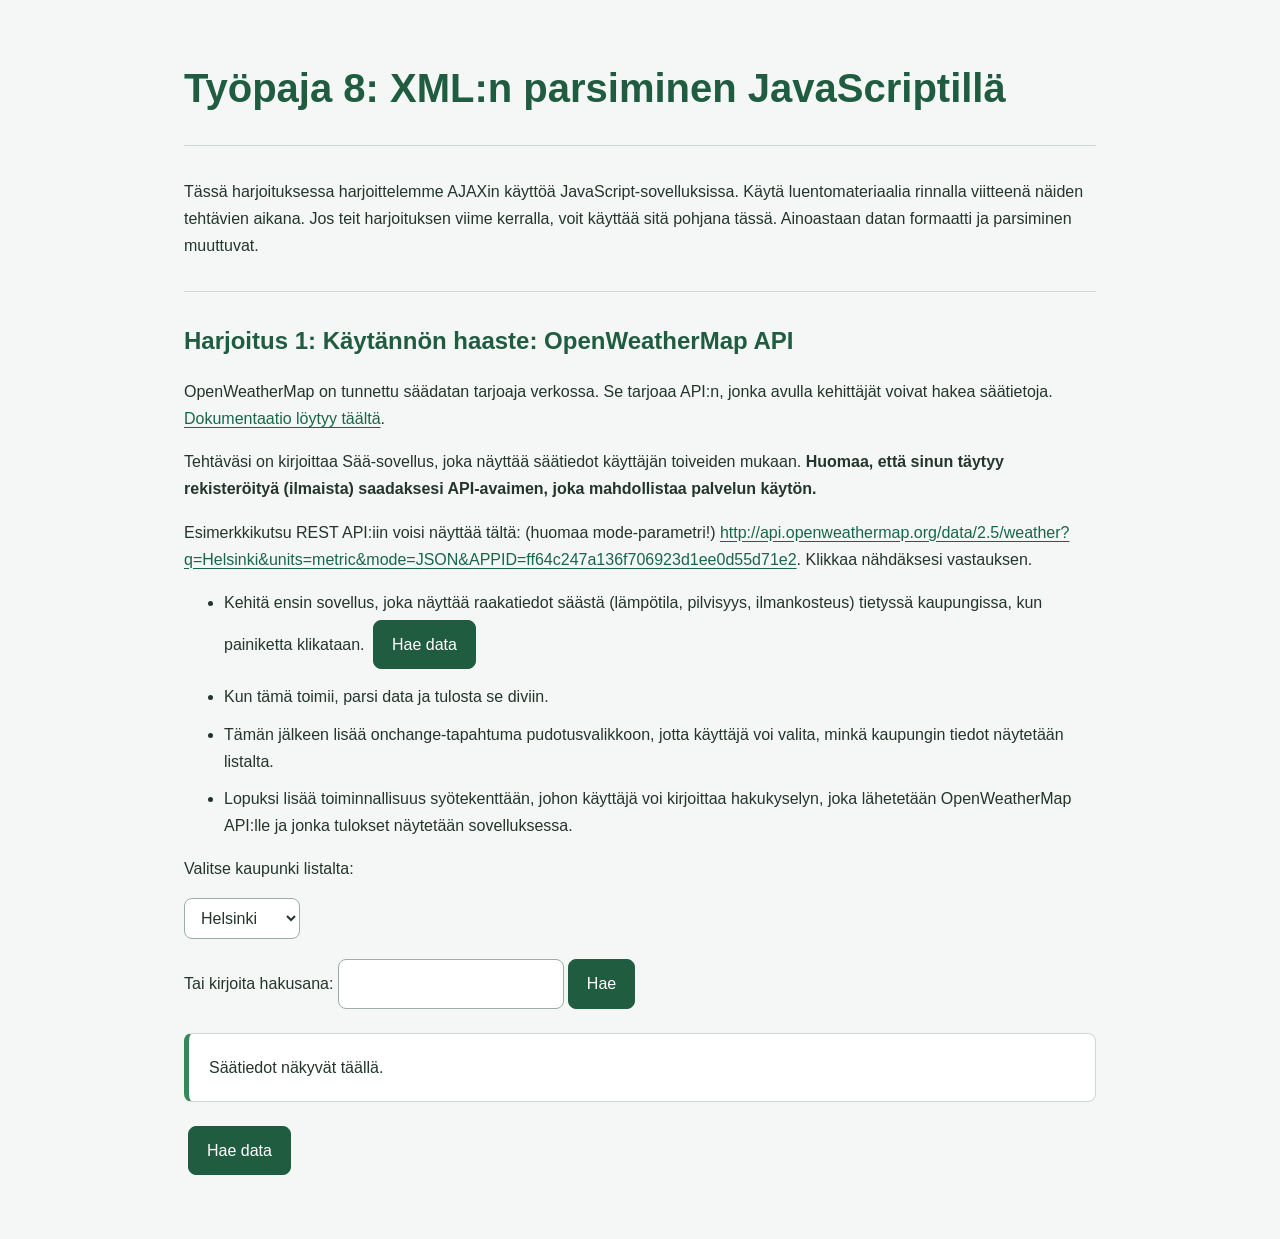
<file: WS08_XML/workshop08.html>
<!DOCTYPE html>
<html lang="fi">

<head>
    <meta charset="utf-8">
    <title>Työpaja 8</title>
    <link rel="stylesheet" href="styles.css">
     <!--This is a comment. Comments are not displayed in the browser-->
    <!--defer odottaa, että HTML on luettu ennen JavaScriptin suorittamista.-->
    <script src="script.js" defer></script>
</head>

<body class="ws8">
    <h1>Työpaja 8: XML:n parsiminen JavaScriptillä</h1>
    <hr />
    <p>Tässä harjoituksessa harjoittelemme AJAXin käyttöä JavaScript-sovelluksissa. Käytä luentomateriaalia rinnalla
        viitteenä näiden tehtävien aikana. Jos teit harjoituksen viime kerralla, voit käyttää sitä pohjana tässä.
        Ainoastaan datan formaatti ja parsiminen muuttuvat.</p>

    <hr />
    <h2>Harjoitus 1: Käytännön haaste: OpenWeatherMap API</h2>

    <p>OpenWeatherMap on tunnettu säädatan tarjoaja verkossa. Se tarjoaa API:n, jonka avulla kehittäjät voivat hakea
        säätietoja. <a href="https://openweathermap.org/api">Dokumentaatio löytyy täältä</a>.</p>
    <p>Tehtäväsi on kirjoittaa Sää-sovellus, joka näyttää säätiedot käyttäjän toiveiden mukaan. <b>Huomaa, että sinun
            täytyy rekisteröityä (ilmaista) saadaksesi API-avaimen, joka mahdollistaa palvelun käytön.</b></p>

    <p>Esimerkkikutsu REST API:iin voisi näyttää tältä: (huomaa mode-parametri!) <a
            href="http://api.openweathermap.org/data/2.5/weather?q=Helsinki&units=metric&mode=xml&APPID=ff64c247a136f706923d1ee0d55d71e2">http://api.openweathermap.org/data/2.5/weather?q=Helsinki&units=metric&mode=JSON&APPID=ff64c247a136f706923d1ee0d55d71e2</a>.
        Klikkaa nähdäksesi vastauksen.</p>
    <ul>
        <li>Kehitä ensin sovellus, joka näyttää raakatiedot säästä (lämpötila, pilvisyys, ilmankosteus) tietyssä
            kaupungissa, kun painiketta klikataan. <button>Hae data</button></li>
        <li>Kun tämä toimii, parsi data ja tulosta se diviin.</li>
        <li>Tämän jälkeen lisää onchange-tapahtuma pudotusvalikkoon, jotta käyttäjä voi valita, minkä kaupungin tiedot
            näytetään listalta.</li>
        <li>Lopuksi lisää toiminnallisuus syötekenttään, johon käyttäjä voi kirjoittaa hakukyselyn, joka lähetetään
            OpenWeatherMap API:lle ja jonka tulokset näytetään sovelluksessa.</li>
    </ul>
    <p>Valitse kaupunki listalta:</p>
    <select name="mySelect" id="city" onchange="">
        <option value="Helsinki">Helsinki</option>
        <option value="Stockholm">Tukholma</option>
        <option value="Rome">Rooma</option>
        <option value="New York">New York</option>
    </select>
    <p>Tai kirjoita hakusana: <input id="citysearch" /><button id="search">Hae</button></p>
    <div id="weatherdata">Säätiedot näkyvät täällä.</div>

    <!--This is a comment. Comments are not displayed in the browser-->
    <button id="fetchWeather">Hae data</button>

</body>

</html>
</file>
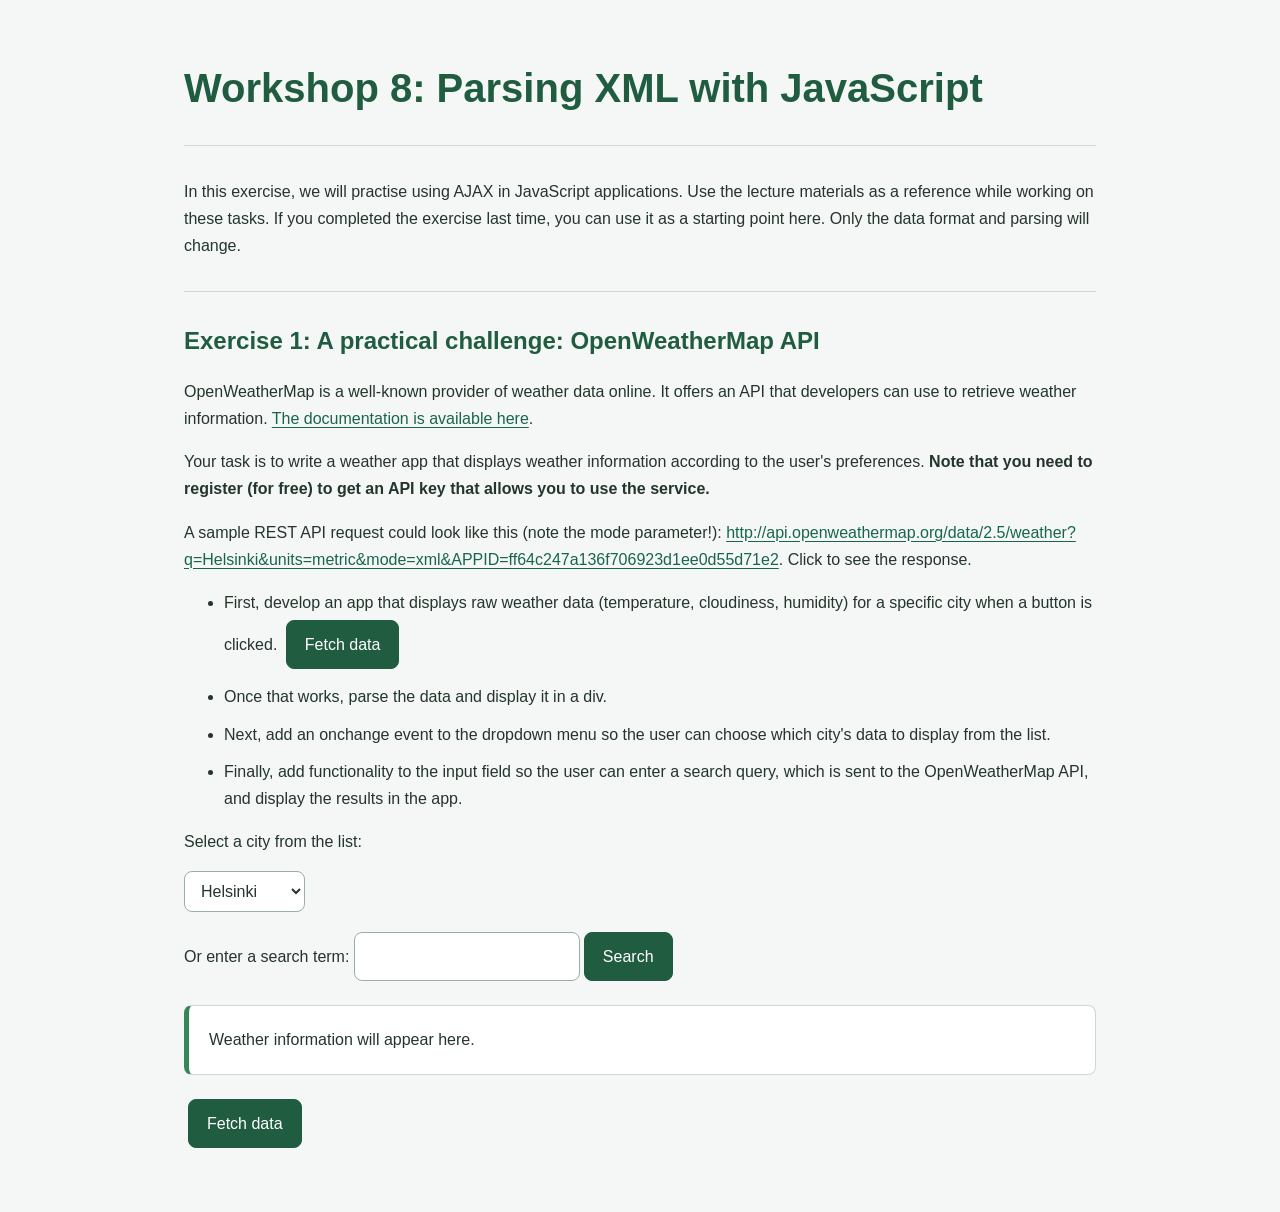
<file: WS08_XML/workshop08_ENG.html>
<!DOCTYPE html>
<html lang="en">

<head>
    <meta charset="utf-8">
    <title>Workshop 8</title>
    <link rel="stylesheet" href="/WS08_XML/styles.css">
     <!--This is a comment. Comments are not displayed in the browser-->
    <!--This is a comment. Comments are not displayed in the browser-->
    <!--defer waits until the HTML has been read before executing JavaScript.-->
    <script src="script.js" defer></script>
</head>

<body class="ws8">
    <h1>Workshop 8: Parsing XML with JavaScript</h1>
    <hr />
    <p>In this exercise, we will practise using AJAX in JavaScript applications. Use the lecture materials as a
        reference while working on these tasks. If you completed the exercise last time, you can use it as a starting
        point here. Only the data format and parsing will change.</p>

    <hr />
    <h2>Exercise 1: A practical challenge: OpenWeatherMap API</h2>

    <p>OpenWeatherMap is a well-known provider of weather data online. It offers an API that developers can use to
        retrieve weather information. <a href="https://openweathermap.org/api">The documentation is available here</a>.
    </p>
    <p>Your task is to write a weather app that displays weather information according to the user's preferences.
        <b>Note that you need to register (for free) to get an API key that allows you to use the service.</b>
    </p>

    <p>A sample REST API request could look like this (note the mode parameter!): <a
            href="http://api.openweathermap.org/data/2.5/weather?q=Helsinki&units=metric&mode=xml&APPID=ff64c247a136f706923d1ee0d55d71e2">http://api.openweathermap.org/data/2.5/weather?q=Helsinki&units=metric&mode=xml&APPID=ff64c247a136f706923d1ee0d55d71e2</a>.
        Click to see the response.</p>
    <ul>
        <li>First, develop an app that displays raw weather data (temperature, cloudiness, humidity) for a specific
            city when a button is clicked. <button>Fetch data</button></li>
        <li>Once that works, parse the data and display it in a div.</li>
        <li>Next, add an onchange event to the dropdown menu so the user can choose which city's data to display from
            the list.</li>
        <li>Finally, add functionality to the input field so the user can enter a search query, which is sent to the
            OpenWeatherMap API, and display the results in the app.</li>
    </ul>
    <p>Select a city from the list:</p>
    <select name="mySelect" id="city" onchange="">
        <option value="Helsinki">Helsinki</option>
        <option value="Stockholm">Stockholm</option>
        <option value="Rome">Rome</option>
        <option value="New York">New York</option>
    </select>
    <p>Or enter a search term: <input id="citysearch" /><button id="search">Search</button></p>
    <div id="weatherdata">Weather information will appear here.</div>

    <!--This is a comment. Comments are not displayed in the browser-->
    <button id="fetchWeather">Fetch data</button>

</body>

</html>
</file>
<file: Workshop1/styles.css>
body {
    font-family: Arial, sans-serif;
    max-width: 800px;
    margin: 0 auto;
    padding: 20px;
}

h1 {
    color:rgb(55, 21, 86);
    font-size: 36px;
    margin-bottom: 20px;
}

p {
    font-size: 18px;
    line-height: 1.6;
    margin-bottom: 20px;
}

img {
    max-width: 100%;
    border-radius: 10px;
}

a {
    color:rgb(12, 81, 58);
    text-decoration: none;
}

a:hover {
    text-decoration: underline;
}
</file>
<file: WS05_Forms/css/styles.css>
/* Simple shared styles for the English and Finnish workshop. */
* { box-sizing: border-box; }
body {
  margin: 0;
  padding: 24px;
  font-family: Arial, Helvetica, sans-serif;
  line-height: 1.6;
  color: #24343c;
  background: #f4f7f5;
}
main { max-width: 900px; margin: auto; }
header { margin-bottom: 32px; }
h1 { font-size: clamp(1.8rem, 4vw, 2.5rem); line-height: 1.2; color: #155e4c; }
h2 { margin-top: 0; color: #155e4c; font-size: 1.4rem; }
.course { color: #52635d; font-weight: bold; }
.notice { font-weight: bold; }
section { margin-bottom: 24px; padding: 24px; background: white; border-radius: 12px; }
li { margin-bottom: 10px; }
a { color: #155e4c; }
form { max-width: 520px; margin-top: 24px; }
label { display: block; margin-top: 14px; font-weight: bold; }
input, select, textarea {
  width: 100%; padding: 10px; margin-top: 5px;
  font: inherit; border: 1px solid #8c9d96; border-radius: 6px;
}
button {
  margin-top: 16px; padding: 10px 18px; font: inherit;
  color: white; background: #155e4c; border: 1px solid #155e4c;
  border-radius: 6px; cursor: pointer;
}
button:hover { background: #104b3d; }
.secondary { color: #155e4c; background: white; }
.secondary:hover { background: #edf4f0; }
.actions { display: flex; flex-wrap: wrap; gap: 10px; }
:focus-visible { outline: 3px solid #bd650d; outline-offset: 3px; }
.error { display: block; color: #b42318; font-size: .95rem; }
.invalid { border: 2px solid #b42318; }
.saved { padding: 16px; background: #edf4f0; border-radius: 6px; white-space: pre-line; }
footer { color: #52635d; }
@media (max-width: 600px) {
  body { padding: 14px; }
  section { padding: 18px; }
}
</file>
<file: WS3 tuntiharjoitus/styles.css>
body {
    font-family: Arial, sans-serif;
    max-width: 800px;
    margin: 0 auto;
    padding: 20px;
}

h1 {
    color:rgb(55, 21, 86);
    font-size: 36px;
    margin-bottom: 20px;
}

p {
    font-size: 18px;
    line-height: 1.6;
    margin-bottom: 20px;
}

img {
    max-width: 100%;
    border-radius: 10px;
}

a {
    color:rgb(12, 81, 58);
    text-decoration: none;
}

a:hover {
    text-decoration: underline;
}
</file>
<file: WS05_Forms_Localstorage/Workshop05/css/styles.css>
/* Simple shared styles for the English and Finnish workshop. */
* { box-sizing: border-box; }
body {
  margin: 0;
  padding: 24px;
  font-family: Arial, Helvetica, sans-serif;
  line-height: 1.6;
  color: #24343c;
  background: #f4f7f5;
}
main { max-width: 900px; margin: auto; }
header { margin-bottom: 32px; }
h1 { font-size: clamp(1.8rem, 4vw, 2.5rem); line-height: 1.2; color: #155e4c; }
h2 { margin-top: 0; color: #155e4c; font-size: 1.4rem; }
.course { color: #52635d; font-weight: bold; }
.notice { font-weight: bold; }
section { margin-bottom: 24px; padding: 24px; background: white; border-radius: 12px; }
li { margin-bottom: 10px; }
a { color: #155e4c; }
form { max-width: 520px; margin-top: 24px; }
label { display: block; margin-top: 14px; font-weight: bold; }
input, select, textarea {
  width: 100%; padding: 10px; margin-top: 5px;
  font: inherit; border: 1px solid #8c9d96; border-radius: 6px;
}
button {
  margin-top: 16px; padding: 10px 18px; font: inherit;
  color: white; background: #155e4c; border: 1px solid #155e4c;
  border-radius: 6px; cursor: pointer;
}
button:hover { background: #104b3d; }
.secondary { color: #155e4c; background: white; }
.secondary:hover { background: #edf4f0; }
.actions { display: flex; flex-wrap: wrap; gap: 10px; }
:focus-visible { outline: 3px solid #bd650d; outline-offset: 3px; }
.error { display: block; color: #b42318; font-size: .95rem; }
.invalid { border: 2px solid #b42318; }
.saved { padding: 16px; background: #edf4f0; border-radius: 6px; white-space: pre-line; }
footer { color: #52635d; }
@media (max-width: 600px) {
  body { padding: 14px; }
  section { padding: 18px; }
}
</file>
<file: WS03_JS_events/css/styles.css>
body {
  font-family: "Trebuchet MS", Helvetica, sans-serif;
  color: #333333;
  margin: 20px;
}
.ws3 {
  max-width: 1080px;
  margin: 0 auto;
  padding: 0 28px 40px;
  box-sizing: border-box;
  background: #f7f4ec;
  color: #3f4034;
  line-height: 1.6;
}
h1:before {
  content: "Dynamic Web Applications with JavaScript";
  display: block;
  font-size: 60%;
  font-style: italic;
}
.ws3 h1 {
  margin-bottom: 12px;
  color: #315c4c;
  font-size: 2em;
  font-weight: 600;
}
.ws3 h1::before {
  margin-bottom: 6px;
  color: #a66a2c;
  font-size: 45%;
  font-weight: 400;
  letter-spacing: 0.04em;
}
.ws3 h2 {
  color: #315c4c;
}
.ws3 hr {
  border: 0;
  border-top: 2px solid #c9954a;
}
.red-box {
  background: red;
  width: 50px;
  height: 50px;
}
.no-border {
  border: 0;
  height: auto;
  padding: 0;
  margin: 0;
}
.red,
.error,
.error textarea,
.error input {
  border-color: red;
  color: red;
}
div.border {
  border: 1px solid black;
  padding: 5px;
  float: left;
}
.clear {
  clear: both;
}
.ws3 div,
.ws4.div {
  width: 200px;
  height: 100px;
  border: 1px solid black;
}
.ws3 #tableContainer,
.ws3 #preview {
  width: auto;
  height: auto;
}
.ws3 table.display {
  width: 100%;
  max-width: 760px;
  margin: 16px 0;
}
.ws3 pre {
  max-width: 100%;
  overflow-x: auto;
  white-space: pre-wrap;
  overflow-wrap: anywhere;
}
.ws3 table,
.ws3 tr,
.ws3 td {
  margin: 10px;
  padding: 10px;
}
.ws3 table,
.ws3 tr,
.ws3 td,
.ws3 th,
.ws5 table,
ws5.tr,
ws5.td {
  border: 1px solid gray;
  width: 50%;
  border-collapse: collapse;
  padding: 5px;
}
table.display {
  width: 80%;
}
.ws4 img {
  position: relative;
  left: 0px;
}
.ws5 div {
  width: 200px;
  margin: 20px;
  padding: 20px;
  border: 1px solid black;
}
.ws5 span {
  display: none;
}
.ws5 .error span {
  display: block;
}
.ws6 div {
  margin-bottom: 10px;
}
.ws6 table,
.ws6 tr,
.ws6 td,
.ws7 table,
.ws7 tr,
.ws7 td {
  border: 1px solid gray;
  width: 50%;
}
.ws7 div {
  min-width: 200px;
  width: auto;
  min-height: 200px;
  height: auto;
  border: 1px solid black;
}
.ws8 table {
  border-collapse: collapse;
  width: 700px;
  border: 1px solid black;
}
.ws8 th,
.ws8 td {
  padding: 4px;
  font-family: Verdana;
  font-size: 12px;
}
.ws8 tr:nth-child(even) {
  background-color: #f2f2f2;
}
.ws8 th,
.ws8 td {
  border: 1px solid #ddd;
}
.ws8 td {
  height: 40px;
  text-align: center;
  vertical-align: middle;
}
.ws8 img {
  width: 100px;
}
#jsondata,
#rawdata,
#weatherdata {
  border: 1px solid black;
  padding: 10px;
}
.ws9 div {
  width: 200px;
  height: 100px;
  border: 1px solid black;
}
#ajax {
  width: 80%;
  height: 500px;
  border: 1px solid black;
  overflow: auto;
  padding: 20px;
}
.ws-9 #main-content {
  width: 100%;
  height: auto;
  border: 0;
}
</file>
<file: WS07_AJAX/css/styles.css>
/* Työpaja 7 – JSON ja AJAX */

* {
  box-sizing: border-box;
}

body.ws8 {
  max-width: 960px;
  margin: 0 auto;
  padding: 36px 24px 60px;
  background-color: #f4f7f5;
  color: #24352c;
  font-family: Arial, Helvetica, sans-serif;
  font-size: 16px;
  line-height: 1.7;
}

.ws8 h1 {
  color: #205c40;
  font-size: clamp(1.8rem, 4vw, 2.5rem);
  line-height: 1.25;
}

.ws8 h2 {
  margin-top: 32px;
  color: #205c40;
  line-height: 1.4;
}

.ws8 hr {
  margin: 32px 0;
  border: 0;
  border-top: 1px solid #cbd9d0;
}

.ws8 a {
  color: #18664a;
  overflow-wrap: anywhere;
  text-underline-offset: 3px;
}

.ws8 li {
  margin-bottom: 10px;
}

.ws8 button,
.ws8 input,
.ws8 select {
  font: inherit;
}

.ws8 button {
  margin: 4px;
  padding: 10px 18px;
  border: 1px solid #205c40;
  border-radius: 8px;
  background-color: #205c40;
  color: white;
  cursor: pointer;
}

.ws8 button:hover {
  background-color: #16452f;
}

.ws8 input,
.ws8 select {
  max-width: 100%;
  padding: 10px 12px;
  border: 1px solid #9aafa1;
  border-radius: 8px;
  background-color: white;
  color: #24352c;
}

.ws8 :is(button, input, select, a):focus-visible {
  outline: 3px solid #b46b00;
  outline-offset: 3px;
}

.ws8 pre {
  padding: 20px;
  overflow-x: auto;
  border-radius: 10px;
  background-color: #22372b;
  color: #e6f5eb;
  font-size: 0.95rem;
  line-height: 1.6;
}

.ws8 #jsondata,
.ws8 #rawdata,
.ws8 #weatherdata {
  margin: 20px 0;
  padding: 20px;
  overflow-wrap: anywhere;
  overflow-x: auto;
  border: 1px solid #cbd9d0;
  border-left: 5px solid #39855a;
  border-radius: 8px;
  background-color: white;
}

.ws8 table {
  width: 100%;
  border-collapse: collapse;
}

.ws8 th,
.ws8 td {
  padding: 12px;
  border: 1px solid #cbd9d0;
  text-align: left;
  vertical-align: top;
}

.ws8 th {
  background-color: #e4eee7;
}

.ws8 img {
  max-width: 100%;
  height: auto;
}
</file>
<file: WS08_XML/styles.css>
/* Työpaja 7 – JSON ja AJAX */

* {
  box-sizing: border-box;
}

body.ws8 {
  max-width: 960px;
  margin: 0 auto;
  padding: 36px 24px 60px;
  background-color: #f4f7f5;
  color: #24352c;
  font-family: Arial, Helvetica, sans-serif;
  font-size: 16px;
  line-height: 1.7;
}

.ws8 h1 {
  color: #205c40;
  font-size: clamp(1.8rem, 4vw, 2.5rem);
  line-height: 1.25;
}

.ws8 h2 {
  margin-top: 32px;
  color: #205c40;
  line-height: 1.4;
}

.ws8 hr {
  margin: 32px 0;
  border: 0;
  border-top: 1px solid #cbd9d0;
}

.ws8 a {
  color: #18664a;
  overflow-wrap: anywhere;
  text-underline-offset: 3px;
}

.ws8 li {
  margin-bottom: 10px;
}

.ws8 button,
.ws8 input,
.ws8 select {
  font: inherit;
}

.ws8 button {
  margin: 4px;
  padding: 10px 18px;
  border: 1px solid #205c40;
  border-radius: 8px;
  background-color: #205c40;
  color: white;
  cursor: pointer;
}

.ws8 button:hover {
  background-color: #16452f;
}

.ws8 input,
.ws8 select {
  max-width: 100%;
  padding: 10px 12px;
  border: 1px solid #9aafa1;
  border-radius: 8px;
  background-color: white;
  color: #24352c;
}

.ws8 :is(button, input, select, a):focus-visible {
  outline: 3px solid #b46b00;
  outline-offset: 3px;
}

.ws8 pre {
  padding: 20px;
  overflow-x: auto;
  border-radius: 10px;
  background-color: #22372b;
  color: #e6f5eb;
  font-size: 0.95rem;
  line-height: 1.6;
}

.ws8 #jsondata,
.ws8 #rawdata,
.ws8 #weatherdata {
  margin: 20px 0;
  padding: 20px;
  overflow-wrap: anywhere;
  overflow-x: auto;
  border: 1px solid #cbd9d0;
  border-left: 5px solid #39855a;
  border-radius: 8px;
  background-color: white;
}

.ws8 table {
  width: 100%;
  border-collapse: collapse;
}

.ws8 th,
.ws8 td {
  padding: 12px;
  border: 1px solid #cbd9d0;
  text-align: left;
  vertical-align: top;
}

.ws8 th {
  background-color: #e4eee7;
}

.ws8 img {
  max-width: 100%;
  height: auto;
}
</file>
